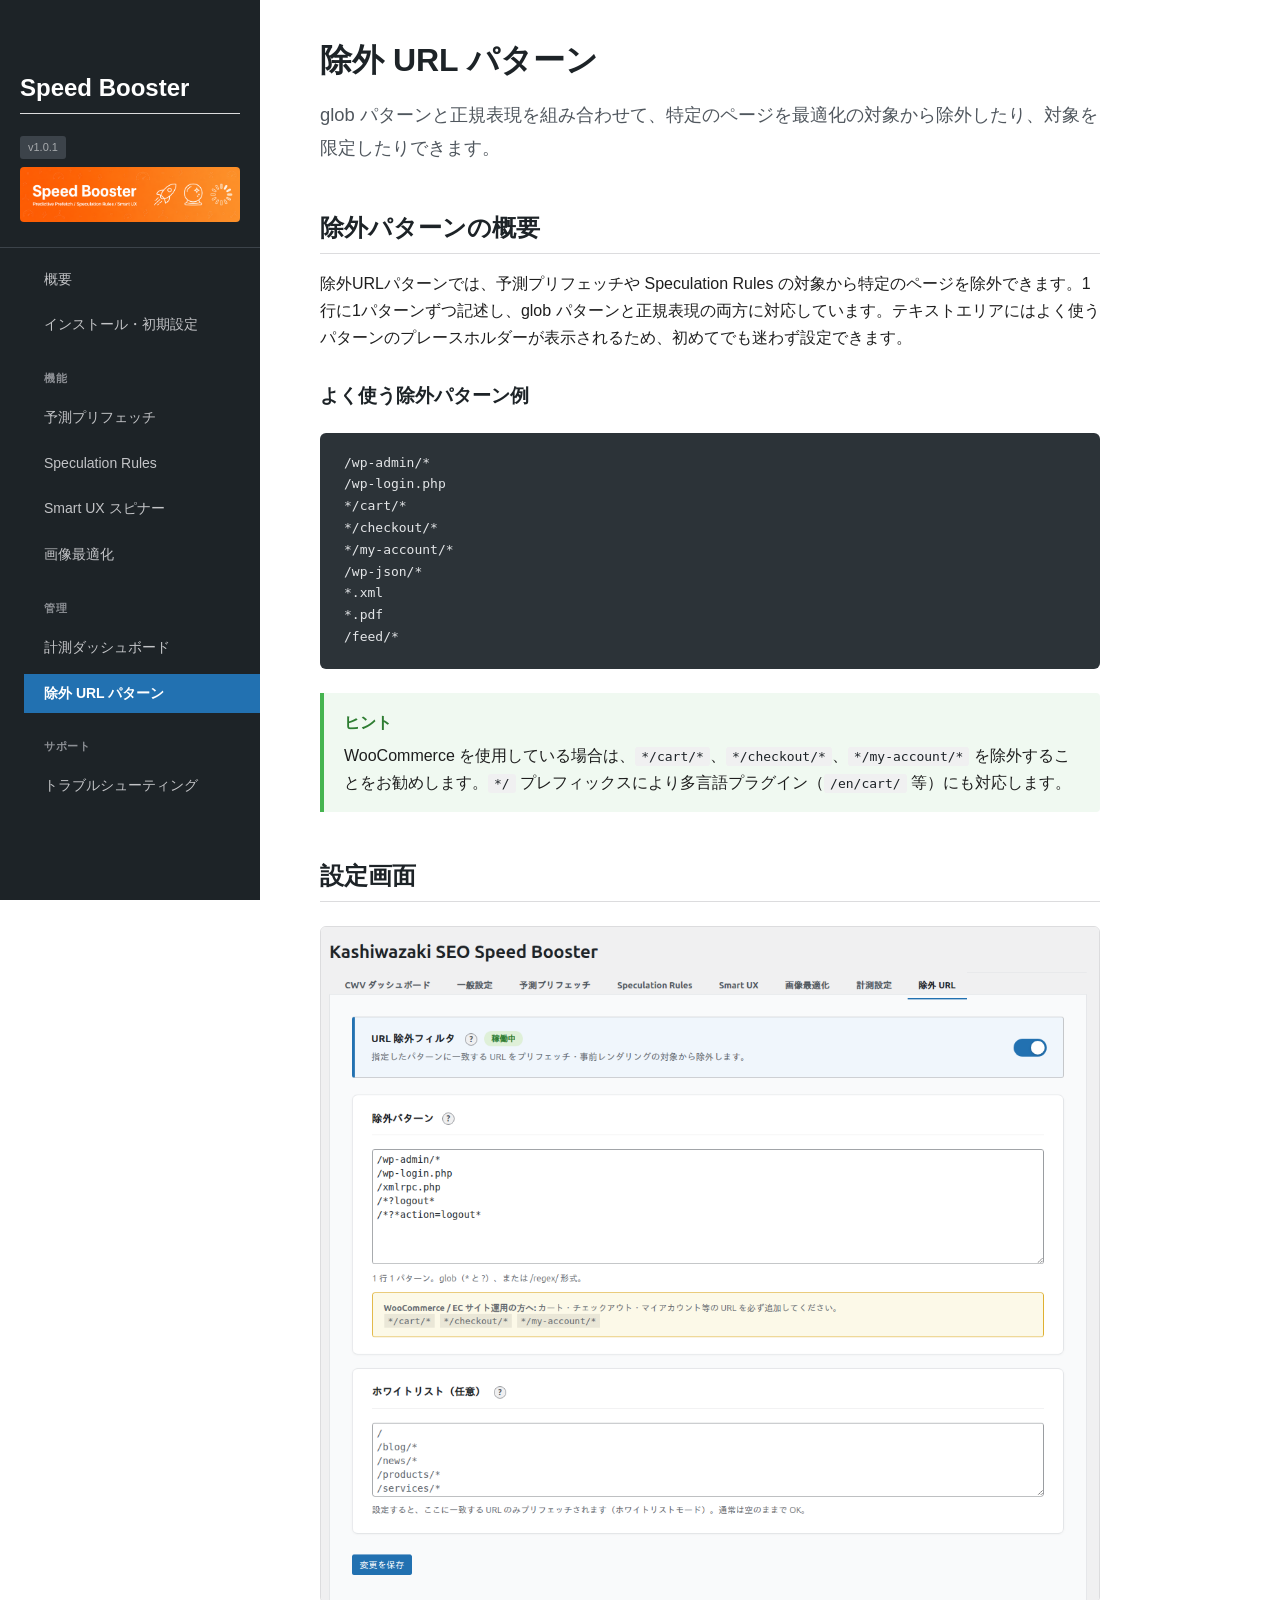
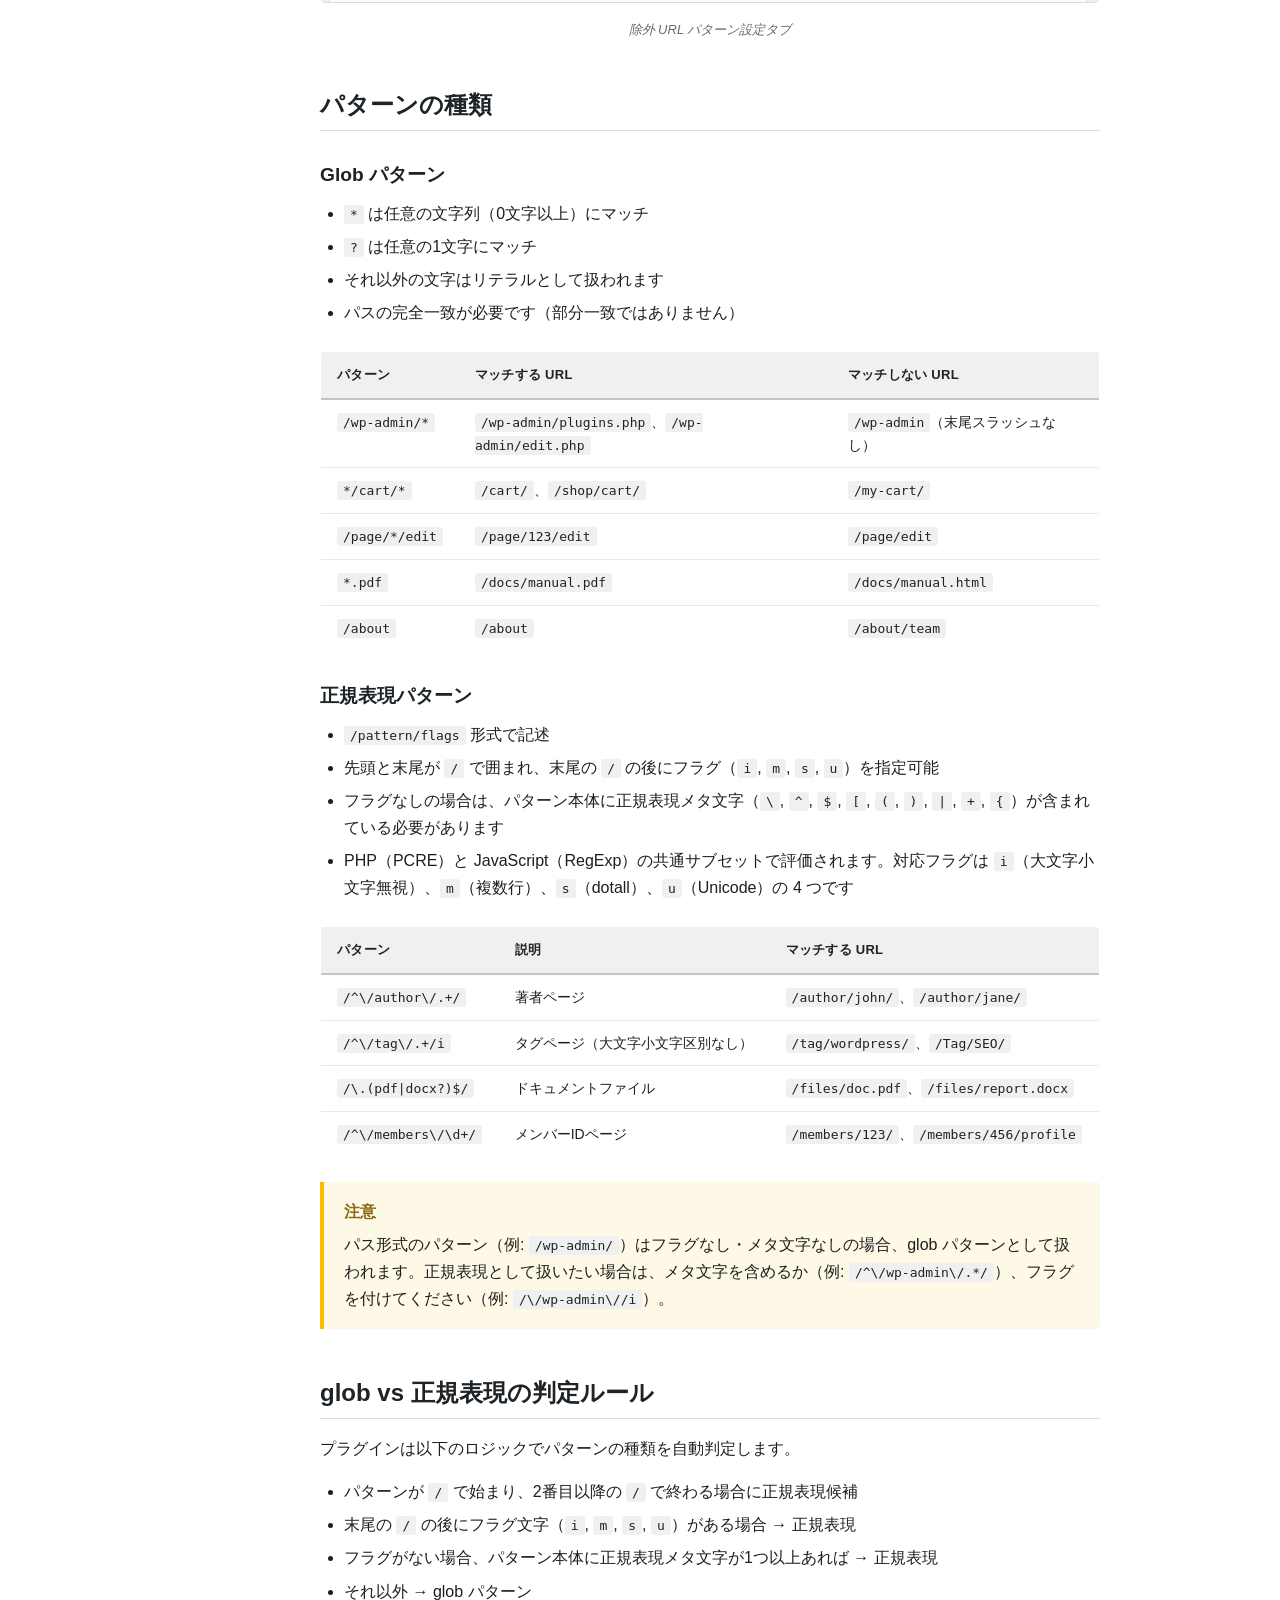
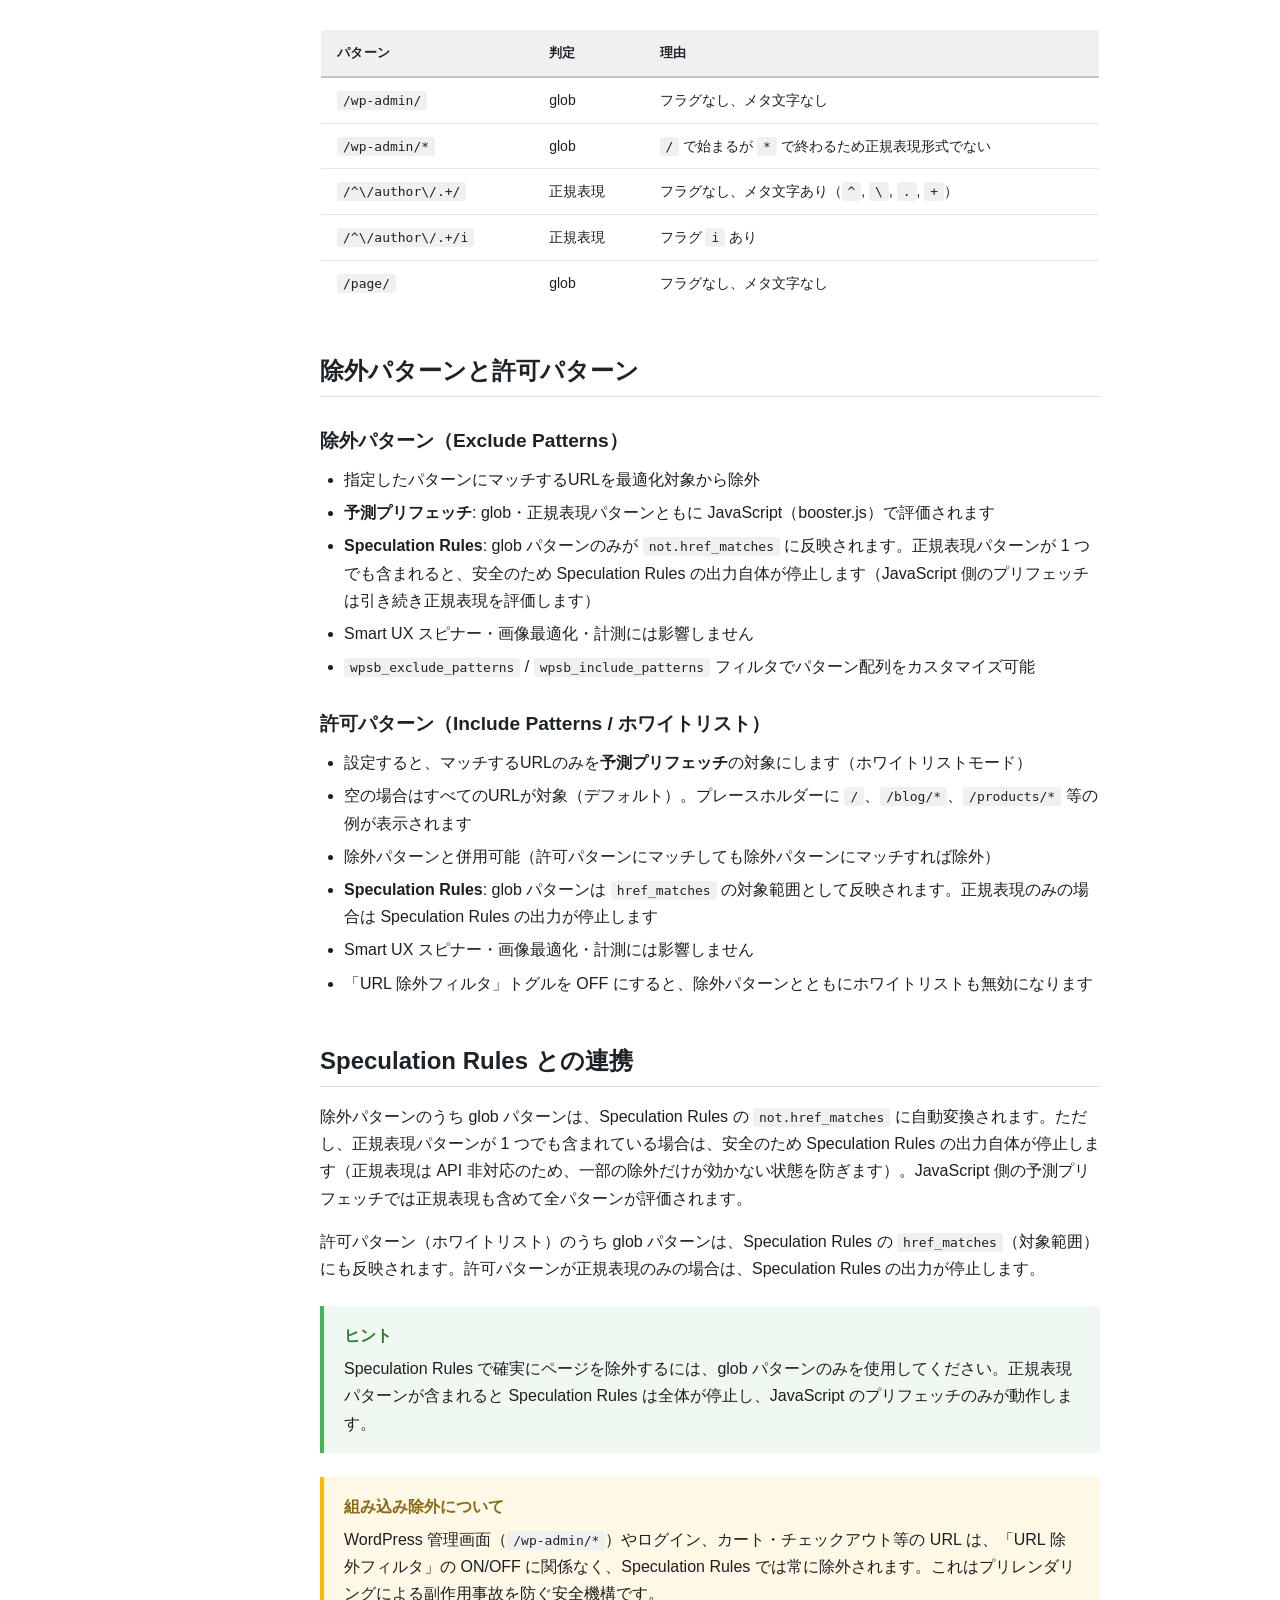
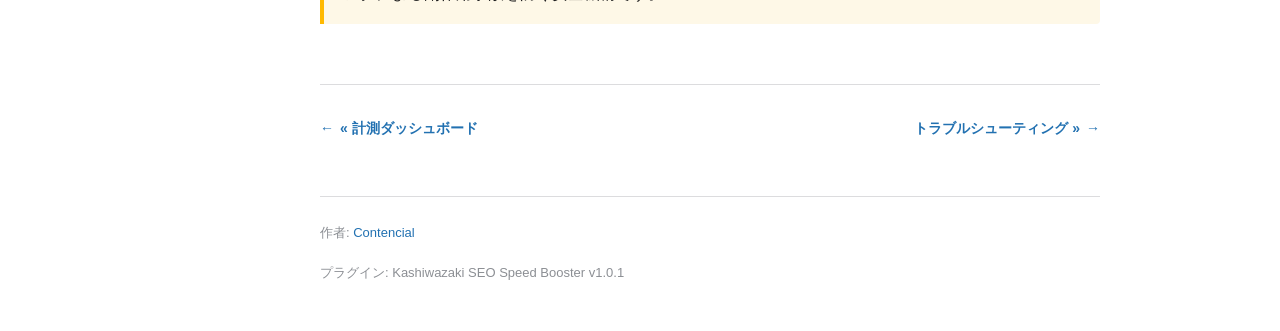
<file: docs/exclusions.html>
<!DOCTYPE html>
<html lang="ja">
<head>
    <meta charset="UTF-8">
    <meta name="viewport" content="width=device-width, initial-scale=1.0">
    <title>除外 URL パターン - Kashiwazaki SEO Speed Booster マニュアル</title>
    <link rel="stylesheet" href="css/style.css">
</head>
<body>

<!-- Hamburger -->
<button class="hamburger-btn" aria-label="メニューを開く" aria-expanded="false">&#9776;</button>

<!-- Sidebar -->
<nav class="sidebar">
    <div class="sidebar-header">
        <h2 style="color:#fff;">Speed Booster</h2>
        <span class="version">v1.0.1</span>
        <img src="images/main-visual.png" alt="" style="width:100%;border-radius:4px;margin-top:8px;">
    </div>
    <ul>
        <li><a href="index.html">概要</a></li>
        <li><a href="setup.html">インストール・初期設定</a></li>
        <li class="section-label">機能</li>
        <li><a href="prefetch.html">予測プリフェッチ</a></li>
        <li><a href="speculation.html">Speculation Rules</a></li>
        <li><a href="smart-ux.html">Smart UX スピナー</a></li>
        <li><a href="image-optimization.html">画像最適化</a></li>
        <li class="section-label">管理</li>
        <li><a href="dashboard.html">計測ダッシュボード</a></li>
        <li class="active"><a href="exclusions.html">除外 URL パターン</a></li>
        <li class="section-label">サポート</li>
        <li><a href="troubleshooting.html">トラブルシューティング</a></li>
    </ul>
</nav>

<!-- Main Content -->
<main class="content">

    <h1>除外 URL パターン</h1>

    <p class="lead">glob パターンと正規表現を組み合わせて、特定のページを最適化の対象から除外したり、対象を限定したりできます。</p>

    <!-- 除外パターンの概要 -->
    <h2>除外パターンの概要</h2>

    <p>除外URLパターンでは、予測プリフェッチや Speculation Rules の対象から特定のページを除外できます。1行に1パターンずつ記述し、glob パターンと正規表現の両方に対応しています。テキストエリアにはよく使うパターンのプレースホルダーが表示されるため、初めてでも迷わず設定できます。</p>

    <!-- よく使う除外パターン例 -->
    <h3>よく使う除外パターン例</h3>

    <pre><code>/wp-admin/*
/wp-login.php
*/cart/*
*/checkout/*
*/my-account/*
/wp-json/*
*.xml
*.pdf
/feed/*</code></pre>

    <div class="callout callout-tip">
        <p class="callout-title">ヒント</p>
        <p>WooCommerce を使用している場合は、<code>*/cart/*</code>、<code>*/checkout/*</code>、<code>*/my-account/*</code> を除外することをお勧めします。<code>*/</code> プレフィックスにより多言語プラグイン（<code>/en/cart/</code> 等）にも対応します。</p>
    </div>

    <!-- 設定画面 -->
    <h2>設定画面</h2>

    <figure class="screenshot">
        <img src="images/screenshots/07-exclusions-tab.png" alt="除外 URL パターン設定タブ" class="lightbox-trigger">
        <figcaption>除外 URL パターン設定タブ</figcaption>
    </figure>

    <!-- パターンの種類 -->
    <h2>パターンの種類</h2>

    <h3>Glob パターン</h3>

    <ul>
        <li><code>*</code> は任意の文字列（0文字以上）にマッチ</li>
        <li><code>?</code> は任意の1文字にマッチ</li>
        <li>それ以外の文字はリテラルとして扱われます</li>
        <li>パスの完全一致が必要です（部分一致ではありません）</li>
    </ul>

    <table >
        <thead>
            <tr>
                <th>パターン</th>
                <th>マッチする URL</th>
                <th>マッチしない URL</th>
            </tr>
        </thead>
        <tbody>
            <tr>
                <td><code>/wp-admin/*</code></td>
                <td><code>/wp-admin/plugins.php</code>、<code>/wp-admin/edit.php</code></td>
                <td><code>/wp-admin</code>（末尾スラッシュなし）</td>
            </tr>
            <tr>
                <td><code>*/cart/*</code></td>
                <td><code>/cart/</code>、<code>/shop/cart/</code></td>
                <td><code>/my-cart/</code></td>
            </tr>
            <tr>
                <td><code>/page/*/edit</code></td>
                <td><code>/page/123/edit</code></td>
                <td><code>/page/edit</code></td>
            </tr>
            <tr>
                <td><code>*.pdf</code></td>
                <td><code>/docs/manual.pdf</code></td>
                <td><code>/docs/manual.html</code></td>
            </tr>
            <tr>
                <td><code>/about</code></td>
                <td><code>/about</code></td>
                <td><code>/about/team</code></td>
            </tr>
        </tbody>
    </table>

    <h3>正規表現パターン</h3>

    <ul>
        <li><code>/pattern/flags</code> 形式で記述</li>
        <li>先頭と末尾が <code>/</code> で囲まれ、末尾の <code>/</code> の後にフラグ（<code>i</code>, <code>m</code>, <code>s</code>, <code>u</code>）を指定可能</li>
        <li>フラグなしの場合は、パターン本体に正規表現メタ文字（<code>\</code>, <code>^</code>, <code>$</code>, <code>[</code>, <code>(</code>, <code>)</code>, <code>|</code>, <code>+</code>, <code>{</code>）が含まれている必要があります</li>
        <li>PHP（PCRE）と JavaScript（RegExp）の共通サブセットで評価されます。対応フラグは <code>i</code>（大文字小文字無視）、<code>m</code>（複数行）、<code>s</code>（dotall）、<code>u</code>（Unicode）の 4 つです</li>
    </ul>

    <table >
        <thead>
            <tr>
                <th>パターン</th>
                <th>説明</th>
                <th>マッチする URL</th>
            </tr>
        </thead>
        <tbody>
            <tr>
                <td><code>/^\/author\/.+/</code></td>
                <td>著者ページ</td>
                <td><code>/author/john/</code>、<code>/author/jane/</code></td>
            </tr>
            <tr>
                <td><code>/^\/tag\/.+/i</code></td>
                <td>タグページ（大文字小文字区別なし）</td>
                <td><code>/tag/wordpress/</code>、<code>/Tag/SEO/</code></td>
            </tr>
            <tr>
                <td><code>/\.(pdf|docx?)$/</code></td>
                <td>ドキュメントファイル</td>
                <td><code>/files/doc.pdf</code>、<code>/files/report.docx</code></td>
            </tr>
            <tr>
                <td><code>/^\/members\/\d+/</code></td>
                <td>メンバーIDページ</td>
                <td><code>/members/123/</code>、<code>/members/456/profile</code></td>
            </tr>
        </tbody>
    </table>

    <div class="callout callout-warning">
        <p class="callout-title">注意</p>
        <p>パス形式のパターン（例: <code>/wp-admin/</code>）はフラグなし・メタ文字なしの場合、glob パターンとして扱われます。正規表現として扱いたい場合は、メタ文字を含めるか（例: <code>/^\/wp-admin\/.*/</code>）、フラグを付けてください（例: <code>/\/wp-admin\//i</code>）。</p>
    </div>

    <!-- glob vs 正規表現の判定ルール -->
    <h2>glob vs 正規表現の判定ルール</h2>

    <p>プラグインは以下のロジックでパターンの種類を自動判定します。</p>

    <ul>
        <li>パターンが <code>/</code> で始まり、2番目以降の <code>/</code> で終わる場合に正規表現候補</li>
        <li>末尾の <code>/</code> の後にフラグ文字（<code>i</code>, <code>m</code>, <code>s</code>, <code>u</code>）がある場合 → 正規表現</li>
        <li>フラグがない場合、パターン本体に正規表現メタ文字が1つ以上あれば → 正規表現</li>
        <li>それ以外 → glob パターン</li>
    </ul>

    <table >
        <thead>
            <tr>
                <th>パターン</th>
                <th>判定</th>
                <th>理由</th>
            </tr>
        </thead>
        <tbody>
            <tr>
                <td><code>/wp-admin/</code></td>
                <td>glob</td>
                <td>フラグなし、メタ文字なし</td>
            </tr>
            <tr>
                <td><code>/wp-admin/*</code></td>
                <td>glob</td>
                <td><code>/</code> で始まるが <code>*</code> で終わるため正規表現形式でない</td>
            </tr>
            <tr>
                <td><code>/^\/author\/.+/</code></td>
                <td>正規表現</td>
                <td>フラグなし、メタ文字あり（<code>^</code>, <code>\</code>, <code>.</code>, <code>+</code>）</td>
            </tr>
            <tr>
                <td><code>/^\/author\/.+/i</code></td>
                <td>正規表現</td>
                <td>フラグ <code>i</code> あり</td>
            </tr>
            <tr>
                <td><code>/page/</code></td>
                <td>glob</td>
                <td>フラグなし、メタ文字なし</td>
            </tr>
        </tbody>
    </table>

    <!-- 除外パターンと許可パターン -->
    <h2>除外パターンと許可パターン</h2>

    <h3>除外パターン（Exclude Patterns）</h3>

    <ul>
        <li>指定したパターンにマッチするURLを最適化対象から除外</li>
        <li><strong>予測プリフェッチ</strong>: glob・正規表現パターンともに JavaScript（booster.js）で評価されます</li>
        <li><strong>Speculation Rules</strong>: glob パターンのみが <code>not.href_matches</code> に反映されます。正規表現パターンが 1 つでも含まれると、安全のため Speculation Rules の出力自体が停止します（JavaScript 側のプリフェッチは引き続き正規表現を評価します）</li>
        <li>Smart UX スピナー・画像最適化・計測には影響しません</li>
        <li><code>wpsb_exclude_patterns</code> / <code>wpsb_include_patterns</code> フィルタでパターン配列をカスタマイズ可能</li>
    </ul>

    <h3>許可パターン（Include Patterns / ホワイトリスト）</h3>

    <ul>
        <li>設定すると、マッチするURLのみを<strong>予測プリフェッチ</strong>の対象にします（ホワイトリストモード）</li>
        <li>空の場合はすべてのURLが対象（デフォルト）。プレースホルダーに <code>/</code>、<code>/blog/*</code>、<code>/products/*</code> 等の例が表示されます</li>
        <li>除外パターンと併用可能（許可パターンにマッチしても除外パターンにマッチすれば除外）</li>
        <li><strong>Speculation Rules</strong>: glob パターンは <code>href_matches</code> の対象範囲として反映されます。正規表現のみの場合は Speculation Rules の出力が停止します</li>
        <li>Smart UX スピナー・画像最適化・計測には影響しません</li>
        <li>「URL 除外フィルタ」トグルを OFF にすると、除外パターンとともにホワイトリストも無効になります</li>
    </ul>

    <!-- Speculation Rules との連携 -->
    <h2>Speculation Rules との連携</h2>

    <p>除外パターンのうち glob パターンは、Speculation Rules の <code>not.href_matches</code> に自動変換されます。ただし、正規表現パターンが 1 つでも含まれている場合は、安全のため Speculation Rules の出力自体が停止します（正規表現は API 非対応のため、一部の除外だけが効かない状態を防ぎます）。JavaScript 側の予測プリフェッチでは正規表現も含めて全パターンが評価されます。</p>

    <p>許可パターン（ホワイトリスト）のうち glob パターンは、Speculation Rules の <code>href_matches</code>（対象範囲）にも反映されます。許可パターンが正規表現のみの場合は、Speculation Rules の出力が停止します。</p>

    <div class="callout callout-tip">
        <p class="callout-title">ヒント</p>
        <p>Speculation Rules で確実にページを除外するには、glob パターンのみを使用してください。正規表現パターンが含まれると Speculation Rules は全体が停止し、JavaScript のプリフェッチのみが動作します。</p>
    </div>

    <div class="callout callout-warning">
        <p class="callout-title">組み込み除外について</p>
        <p>WordPress 管理画面（<code>/wp-admin/*</code>）やログイン、カート・チェックアウト等の URL は、「URL 除外フィルタ」の ON/OFF に関係なく、Speculation Rules では常に除外されます。これはプリレンダリングによる副作用事故を防ぐ安全機構です。</p>
    </div>

    <!-- Page Navigation -->
    <nav class="page-nav">
        <a href="dashboard.html" class="prev">&laquo; 計測ダッシュボード</a>
        <a href="troubleshooting.html" class="next">トラブルシューティング &raquo;</a>
    </nav>

    <!-- Footer -->
    <footer class="manual-footer">
        <p>作者: <a href="https://contencial.co.jp/" target="_blank" rel="noopener">Contencial</a></p>
        <p>プラグイン: Kashiwazaki SEO Speed Booster v1.0.1</p>
    </footer>

</main>
</file>
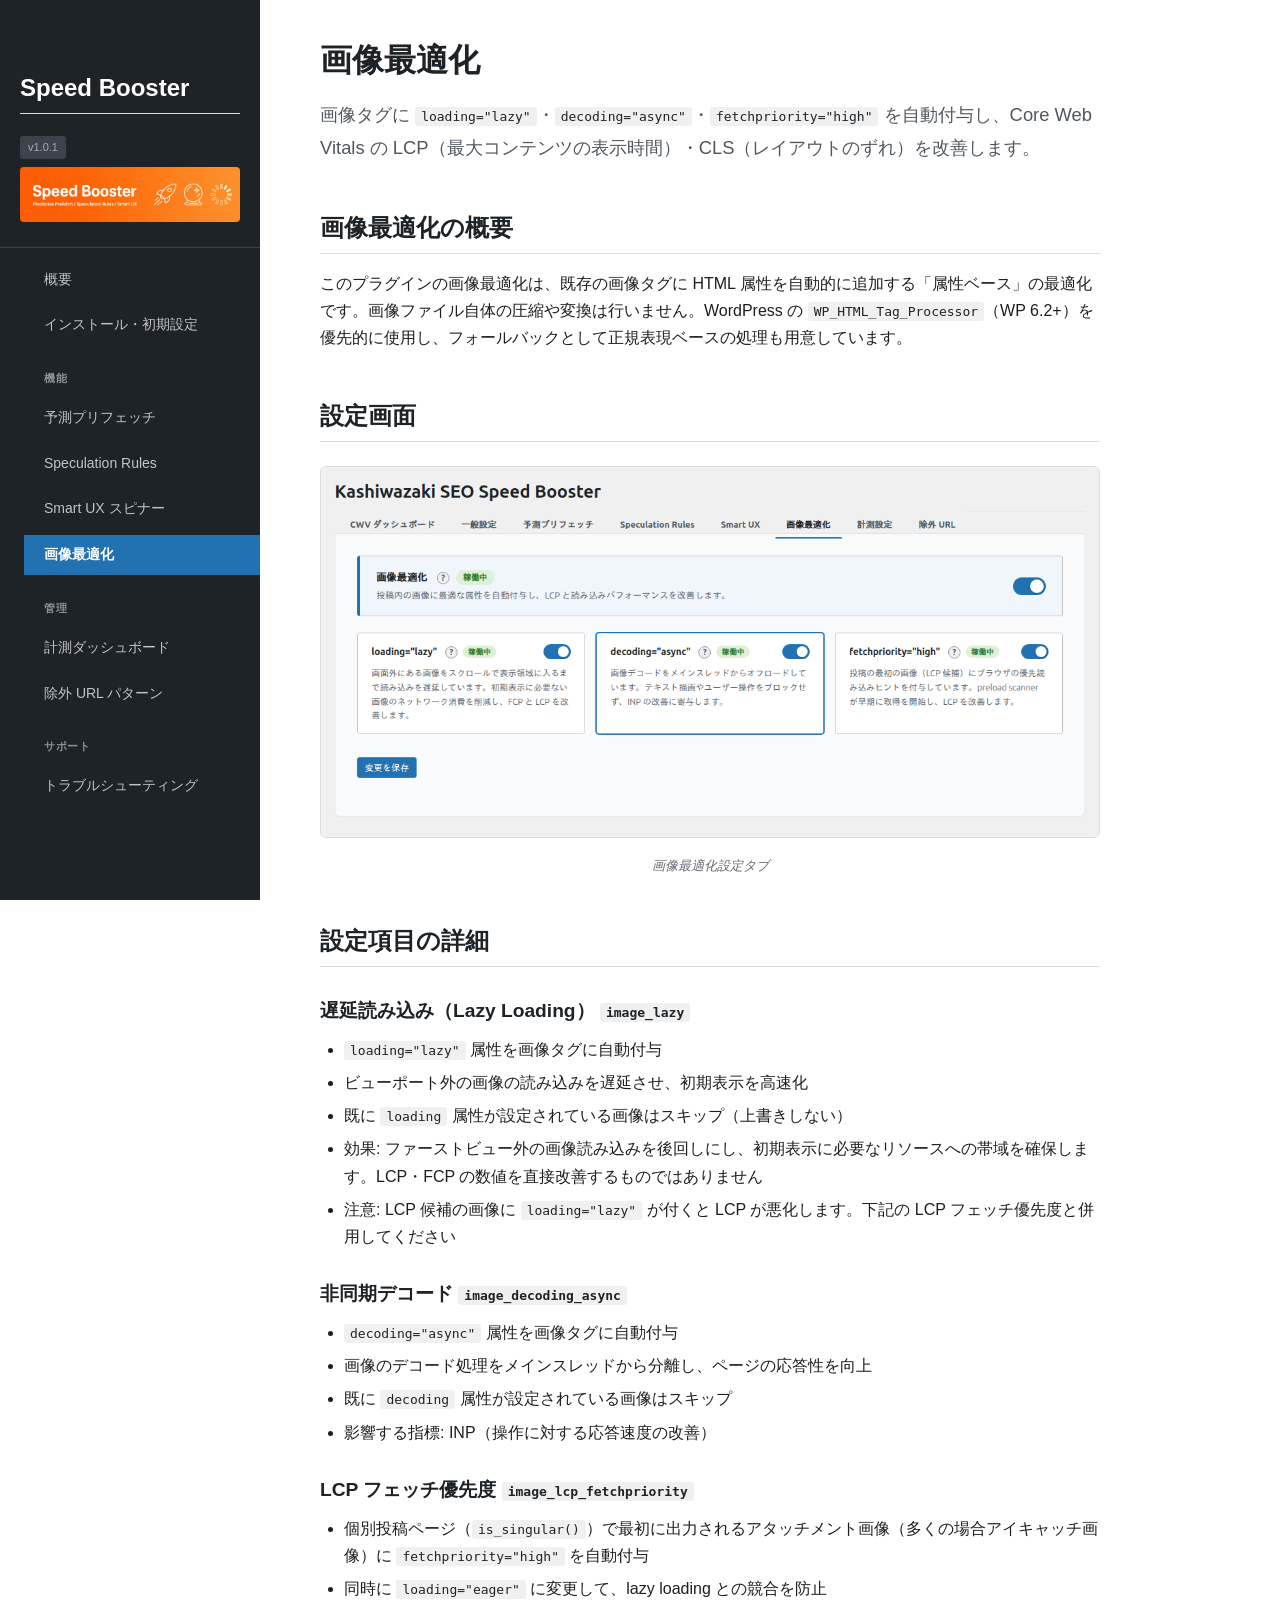
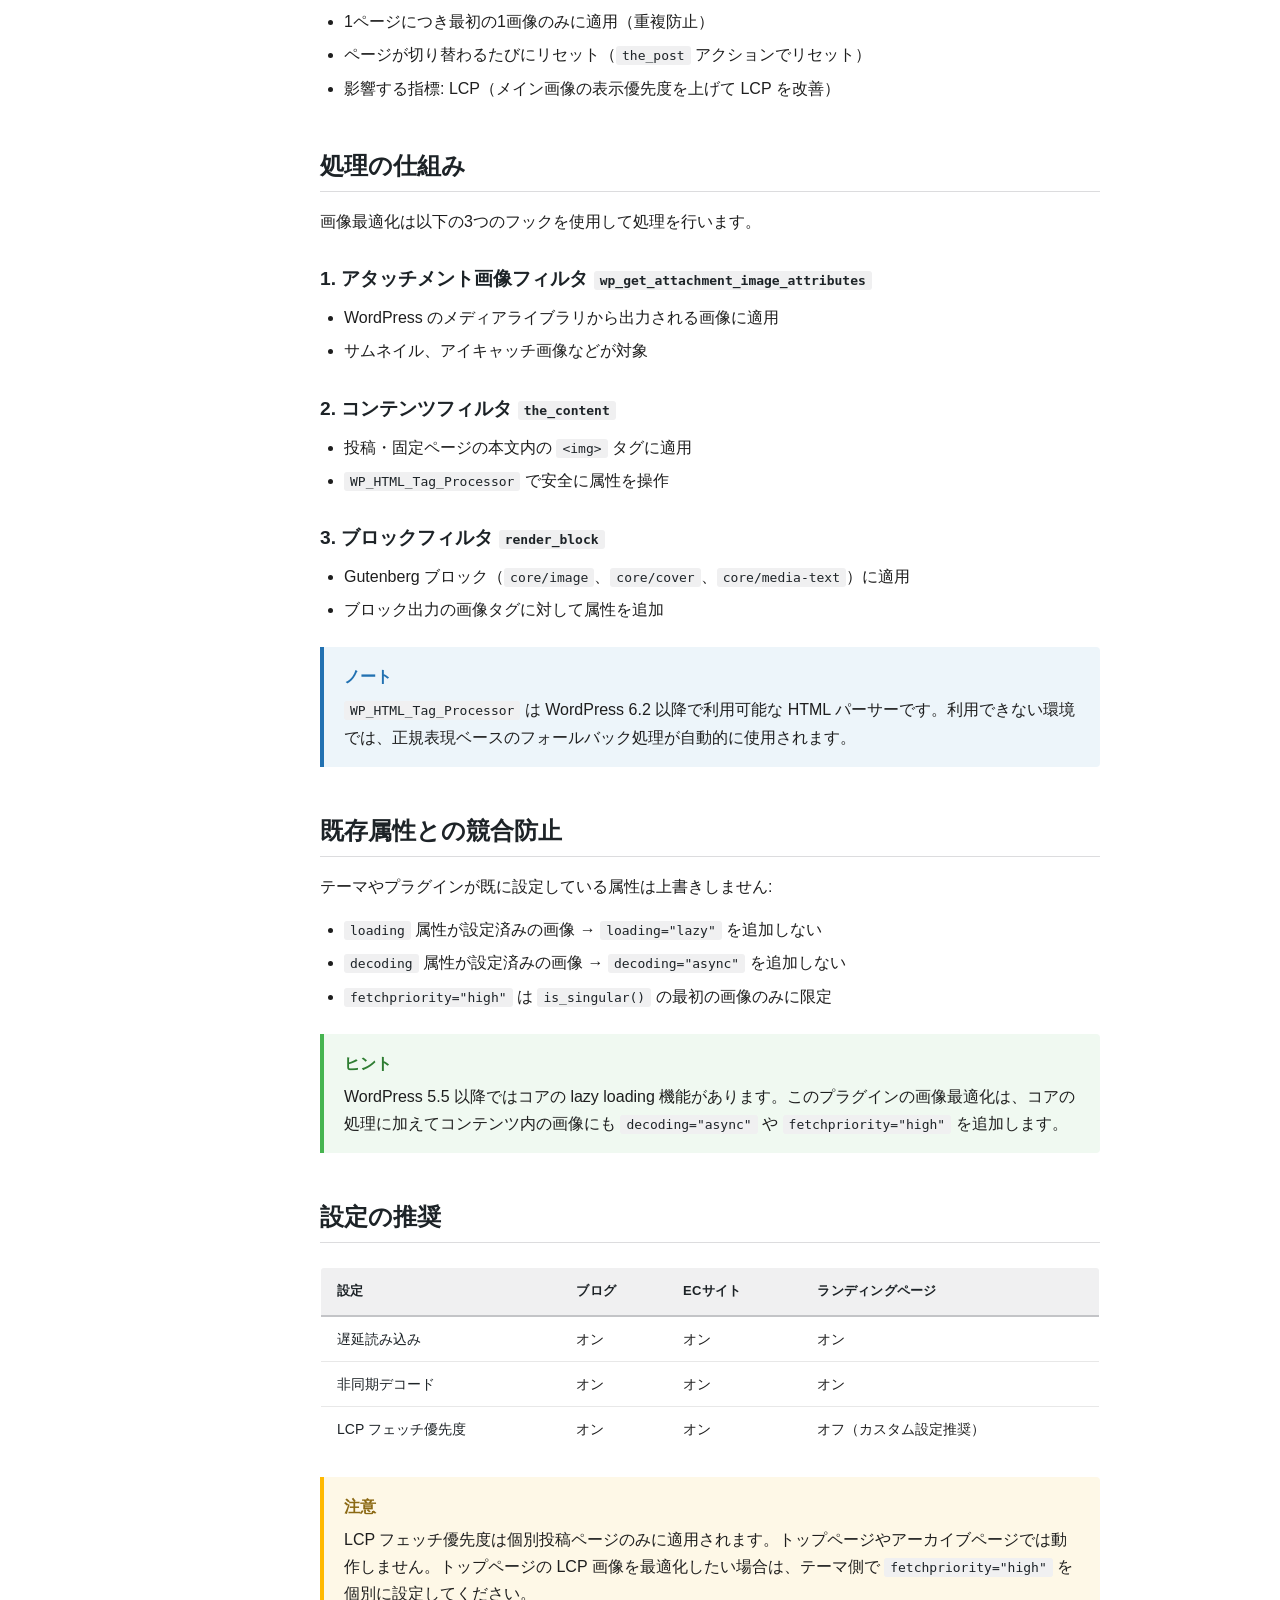
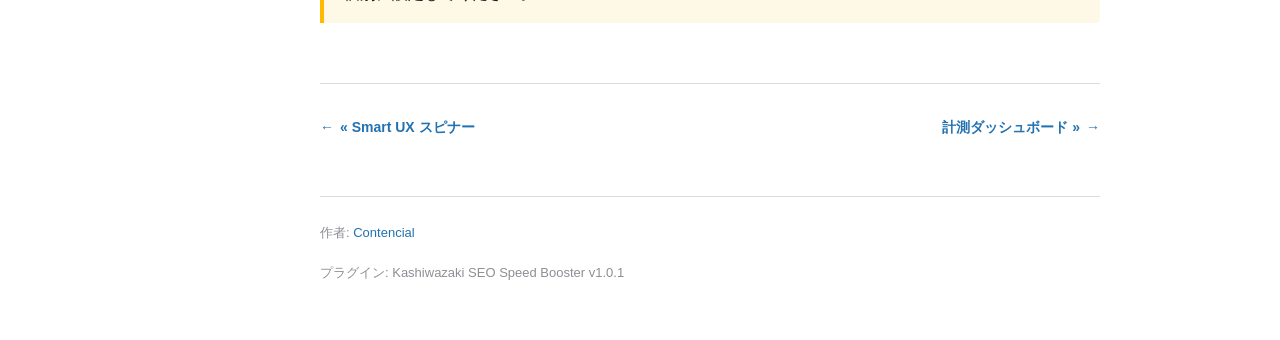
<file: docs/image-optimization.html>
<!DOCTYPE html>
<html lang="ja">
<head>
    <meta charset="UTF-8">
    <meta name="viewport" content="width=device-width, initial-scale=1.0">
    <title>画像最適化 - Kashiwazaki SEO Speed Booster マニュアル</title>
    <link rel="stylesheet" href="css/style.css">
</head>
<body>

<!-- Hamburger -->
<button class="hamburger-btn" aria-label="メニューを開く" aria-expanded="false">&#9776;</button>

<!-- Sidebar -->
<nav class="sidebar">
    <div class="sidebar-header">
        <h2 style="color:#fff;">Speed Booster</h2>
        <span class="version">v1.0.1</span>
        <img src="images/main-visual.png" alt="" style="width:100%;border-radius:4px;margin-top:8px;">
    </div>
    <ul>
        <li><a href="index.html">概要</a></li>
        <li><a href="setup.html">インストール・初期設定</a></li>
        <li class="section-label">機能</li>
        <li><a href="prefetch.html">予測プリフェッチ</a></li>
        <li><a href="speculation.html">Speculation Rules</a></li>
        <li><a href="smart-ux.html">Smart UX スピナー</a></li>
        <li class="active"><a href="image-optimization.html">画像最適化</a></li>
        <li class="section-label">管理</li>
        <li><a href="dashboard.html">計測ダッシュボード</a></li>
        <li><a href="exclusions.html">除外 URL パターン</a></li>
        <li class="section-label">サポート</li>
        <li><a href="troubleshooting.html">トラブルシューティング</a></li>
    </ul>
</nav>

<!-- Main Content -->
<main class="content">

    <h1>画像最適化</h1>

    <p class="lead">画像タグに <code>loading="lazy"</code>・<code>decoding="async"</code>・<code>fetchpriority="high"</code> を自動付与し、Core Web Vitals の LCP（最大コンテンツの表示時間）・CLS（レイアウトのずれ）を改善します。</p>

    <!-- 画像最適化の概要 -->
    <h2>画像最適化の概要</h2>

    <p>このプラグインの画像最適化は、既存の画像タグに HTML 属性を自動的に追加する「属性ベース」の最適化です。画像ファイル自体の圧縮や変換は行いません。WordPress の <code>WP_HTML_Tag_Processor</code>（WP 6.2+）を優先的に使用し、フォールバックとして正規表現ベースの処理も用意しています。</p>

    <!-- 設定画面 -->
    <h2>設定画面</h2>

    <figure class="screenshot">
        <img src="images/screenshots/05-images-tab.png" alt="画像最適化設定タブ" class="lightbox-trigger">
        <figcaption>画像最適化設定タブ</figcaption>
    </figure>

    <!-- 設定項目の詳細 -->
    <h2>設定項目の詳細</h2>

    <h3>遅延読み込み（Lazy Loading） <code>image_lazy</code></h3>

    <ul>
        <li><code>loading="lazy"</code> 属性を画像タグに自動付与</li>
        <li>ビューポート外の画像の読み込みを遅延させ、初期表示を高速化</li>
        <li>既に <code>loading</code> 属性が設定されている画像はスキップ（上書きしない）</li>
        <li>効果: ファーストビュー外の画像読み込みを後回しにし、初期表示に必要なリソースへの帯域を確保します。LCP・FCP の数値を直接改善するものではありません</li>
        <li>注意: LCP 候補の画像に <code>loading="lazy"</code> が付くと LCP が悪化します。下記の LCP フェッチ優先度と併用してください</li>
    </ul>

    <h3>非同期デコード <code>image_decoding_async</code></h3>

    <ul>
        <li><code>decoding="async"</code> 属性を画像タグに自動付与</li>
        <li>画像のデコード処理をメインスレッドから分離し、ページの応答性を向上</li>
        <li>既に <code>decoding</code> 属性が設定されている画像はスキップ</li>
        <li>影響する指標: INP（操作に対する応答速度の改善）</li>
    </ul>

    <h3>LCP フェッチ優先度 <code>image_lcp_fetchpriority</code></h3>

    <ul>
        <li>個別投稿ページ（<code>is_singular()</code>）で最初に出力されるアタッチメント画像（多くの場合アイキャッチ画像）に <code>fetchpriority="high"</code> を自動付与</li>
        <li>同時に <code>loading="eager"</code> に変更して、lazy loading との競合を防止</li>
        <li>1ページにつき最初の1画像のみに適用（重複防止）</li>
        <li>ページが切り替わるたびにリセット（<code>the_post</code> アクションでリセット）</li>
        <li>影響する指標: LCP（メイン画像の表示優先度を上げて LCP を改善）</li>
    </ul>

    <!-- 処理の仕組み -->
    <h2>処理の仕組み</h2>

    <p>画像最適化は以下の3つのフックを使用して処理を行います。</p>

    <h3>1. アタッチメント画像フィルタ <code>wp_get_attachment_image_attributes</code></h3>

    <ul>
        <li>WordPress のメディアライブラリから出力される画像に適用</li>
        <li>サムネイル、アイキャッチ画像などが対象</li>
    </ul>

    <h3>2. コンテンツフィルタ <code>the_content</code></h3>

    <ul>
        <li>投稿・固定ページの本文内の <code>&lt;img&gt;</code> タグに適用</li>
        <li><code>WP_HTML_Tag_Processor</code> で安全に属性を操作</li>
    </ul>

    <h3>3. ブロックフィルタ <code>render_block</code></h3>

    <ul>
        <li>Gutenberg ブロック（<code>core/image</code>、<code>core/cover</code>、<code>core/media-text</code>）に適用</li>
        <li>ブロック出力の画像タグに対して属性を追加</li>
    </ul>

    <div class="callout callout-note">
        <p class="callout-title">ノート</p>
        <p><code>WP_HTML_Tag_Processor</code> は WordPress 6.2 以降で利用可能な HTML パーサーです。利用できない環境では、正規表現ベースのフォールバック処理が自動的に使用されます。</p>
    </div>

    <!-- 既存属性との競合防止 -->
    <h2>既存属性との競合防止</h2>

    <p>テーマやプラグインが既に設定している属性は上書きしません:</p>

    <ul>
        <li><code>loading</code> 属性が設定済みの画像 → <code>loading="lazy"</code> を追加しない</li>
        <li><code>decoding</code> 属性が設定済みの画像 → <code>decoding="async"</code> を追加しない</li>
        <li><code>fetchpriority="high"</code> は <code>is_singular()</code> の最初の画像のみに限定</li>
    </ul>

    <div class="callout callout-tip">
        <p class="callout-title">ヒント</p>
        <p>WordPress 5.5 以降ではコアの lazy loading 機能があります。このプラグインの画像最適化は、コアの処理に加えてコンテンツ内の画像にも <code>decoding="async"</code> や <code>fetchpriority="high"</code> を追加します。</p>
    </div>

    <!-- 設定の推奨 -->
    <h2>設定の推奨</h2>

    <table >
        <thead>
            <tr>
                <th>設定</th>
                <th>ブログ</th>
                <th>ECサイト</th>
                <th>ランディングページ</th>
            </tr>
        </thead>
        <tbody>
            <tr>
                <td>遅延読み込み</td>
                <td>オン</td>
                <td>オン</td>
                <td>オン</td>
            </tr>
            <tr>
                <td>非同期デコード</td>
                <td>オン</td>
                <td>オン</td>
                <td>オン</td>
            </tr>
            <tr>
                <td>LCP フェッチ優先度</td>
                <td>オン</td>
                <td>オン</td>
                <td>オフ（カスタム設定推奨）</td>
            </tr>
        </tbody>
    </table>

    <div class="callout callout-warning">
        <p class="callout-title">注意</p>
        <p>LCP フェッチ優先度は個別投稿ページのみに適用されます。トップページやアーカイブページでは動作しません。トップページの LCP 画像を最適化したい場合は、テーマ側で <code>fetchpriority="high"</code> を個別に設定してください。</p>
    </div>

    <!-- Page Navigation -->
    <nav class="page-nav">
        <a href="smart-ux.html" class="prev">&laquo; Smart UX スピナー</a>
        <a href="dashboard.html" class="next">計測ダッシュボード &raquo;</a>
    </nav>

    <!-- Footer -->
    <footer class="manual-footer">
        <p>作者: <a href="https://contencial.co.jp/" target="_blank" rel="noopener">Contencial</a></p>
        <p>プラグイン: Kashiwazaki SEO Speed Booster v1.0.1</p>
    </footer>

</main>
</file>
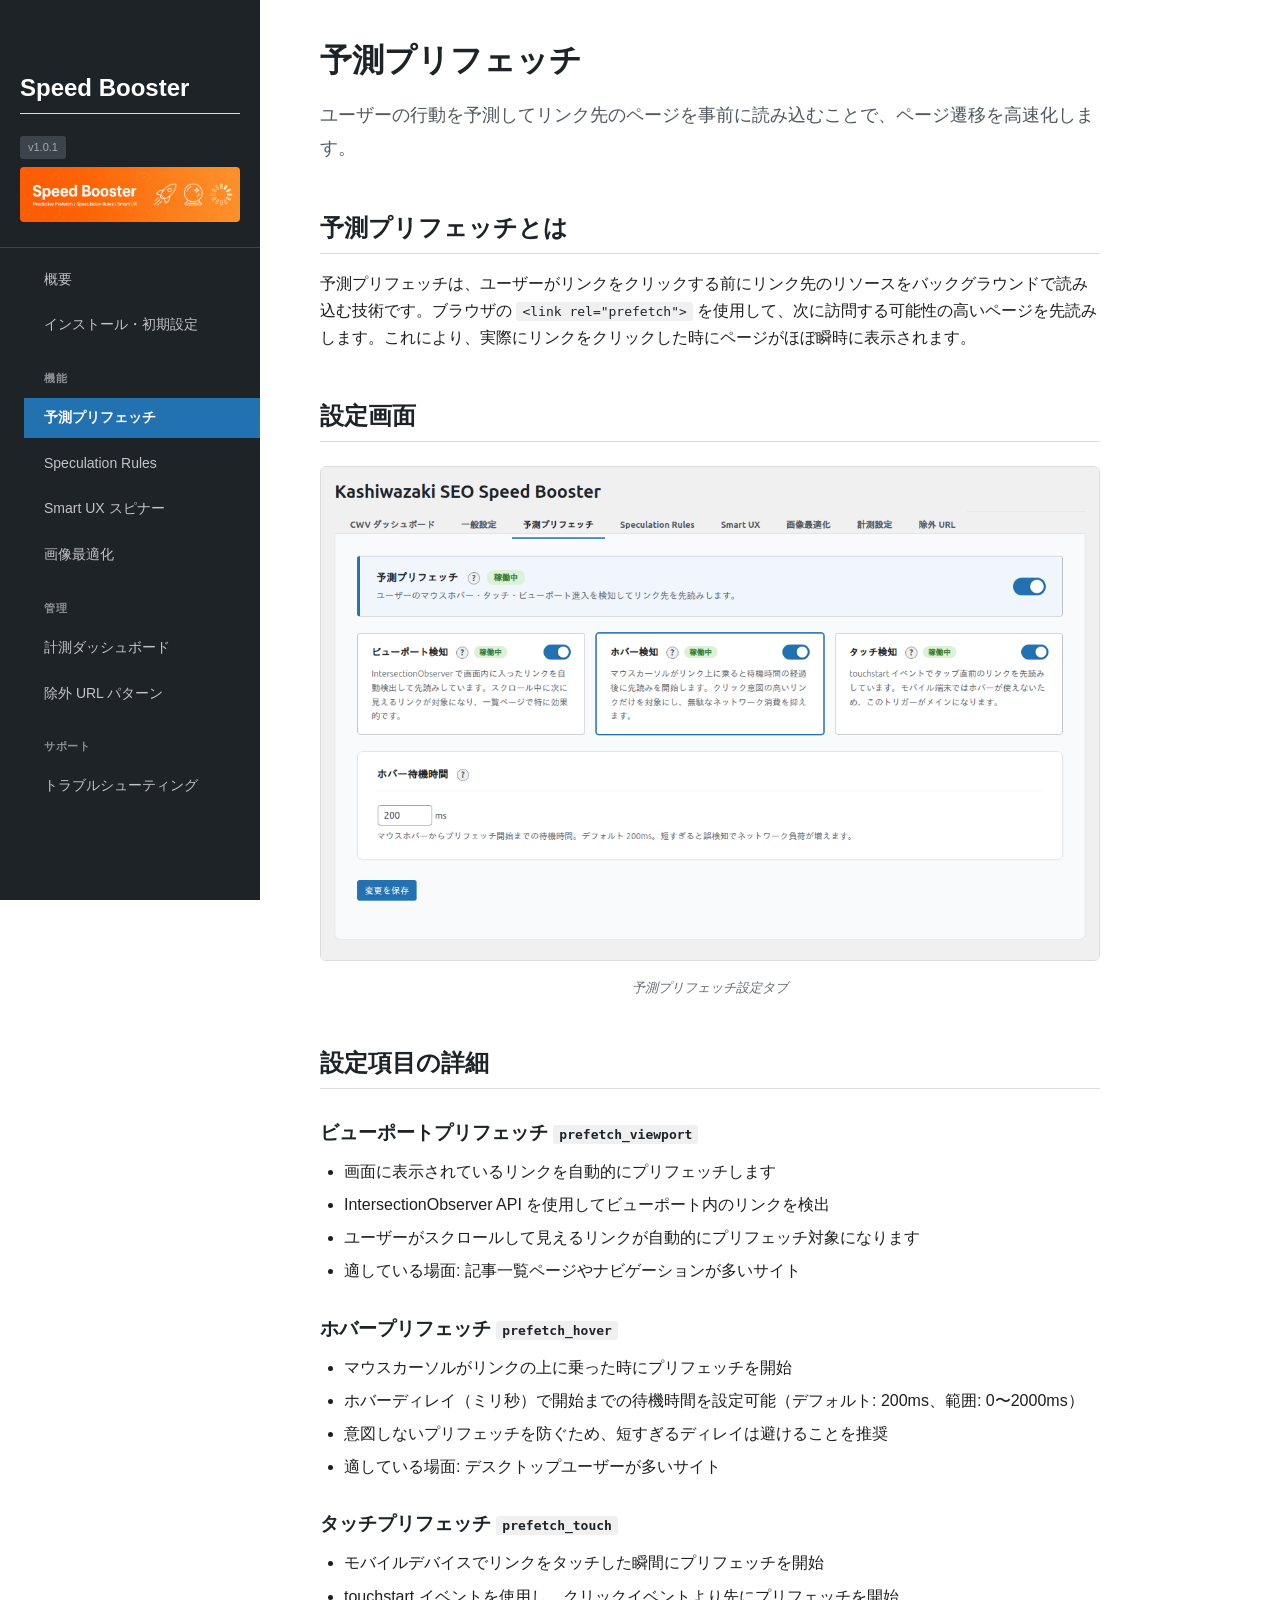
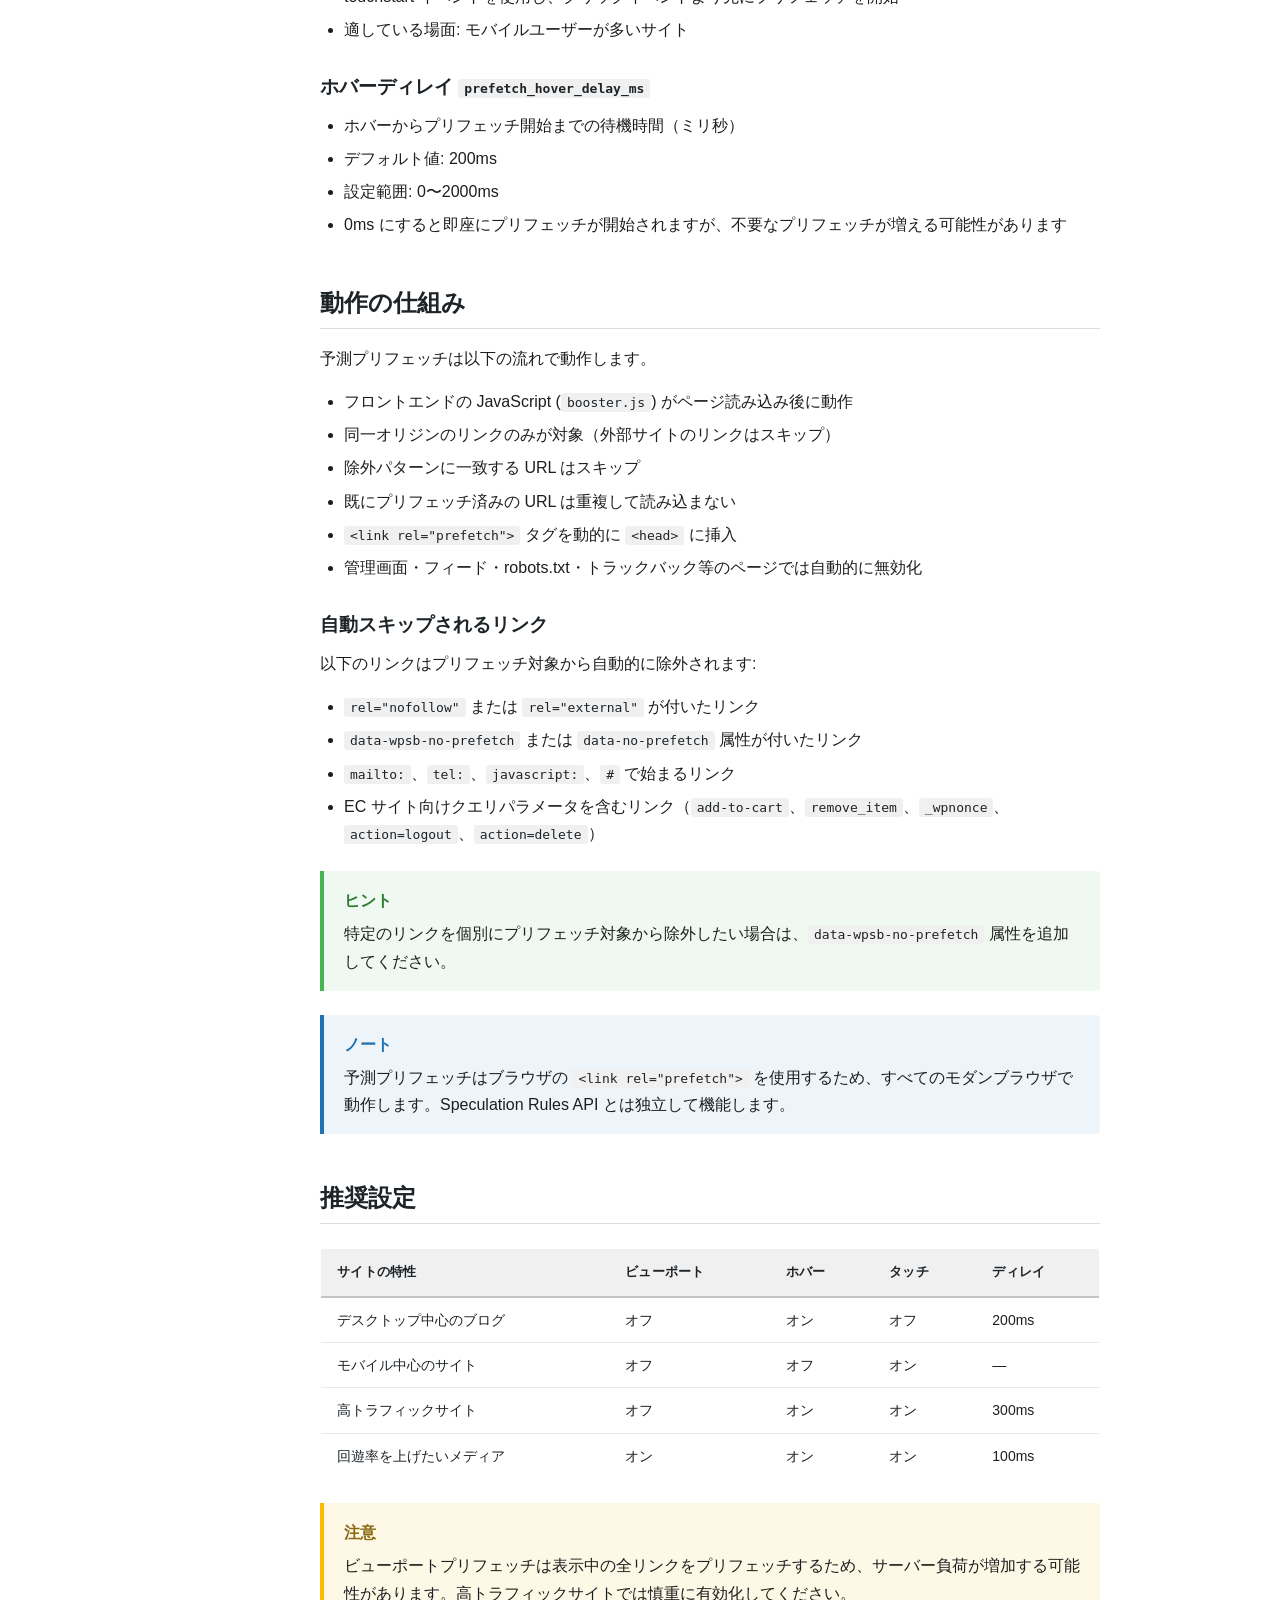
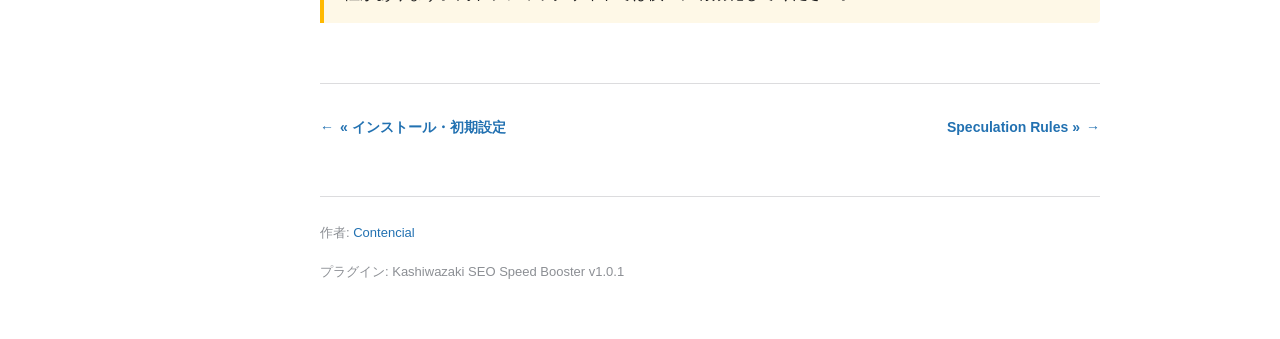
<file: docs/prefetch.html>
<!DOCTYPE html>
<html lang="ja">
<head>
    <meta charset="UTF-8">
    <meta name="viewport" content="width=device-width, initial-scale=1.0">
    <title>予測プリフェッチ - Kashiwazaki SEO Speed Booster マニュアル</title>
    <link rel="stylesheet" href="css/style.css">
</head>
<body>

<!-- Hamburger -->
<button class="hamburger-btn" aria-label="メニューを開く" aria-expanded="false">&#9776;</button>

<!-- Sidebar -->
<nav class="sidebar">
    <div class="sidebar-header">
        <h2 style="color:#fff;">Speed Booster</h2>
        <span class="version">v1.0.1</span>
        <img src="images/main-visual.png" alt="" style="width:100%;border-radius:4px;margin-top:8px;">
    </div>
    <ul>
        <li><a href="index.html">概要</a></li>
        <li><a href="setup.html">インストール・初期設定</a></li>
        <li class="section-label">機能</li>
        <li class="active"><a href="prefetch.html">予測プリフェッチ</a></li>
        <li><a href="speculation.html">Speculation Rules</a></li>
        <li><a href="smart-ux.html">Smart UX スピナー</a></li>
        <li><a href="image-optimization.html">画像最適化</a></li>
        <li class="section-label">管理</li>
        <li><a href="dashboard.html">計測ダッシュボード</a></li>
        <li><a href="exclusions.html">除外 URL パターン</a></li>
        <li class="section-label">サポート</li>
        <li><a href="troubleshooting.html">トラブルシューティング</a></li>
    </ul>
</nav>

<!-- Main Content -->
<main class="content">

    <h1>予測プリフェッチ</h1>

    <p class="lead">ユーザーの行動を予測してリンク先のページを事前に読み込むことで、ページ遷移を高速化します。</p>

    <!-- 予測プリフェッチとは -->
    <h2>予測プリフェッチとは</h2>

    <p>予測プリフェッチは、ユーザーがリンクをクリックする前にリンク先のリソースをバックグラウンドで読み込む技術です。ブラウザの <code>&lt;link rel="prefetch"&gt;</code> を使用して、次に訪問する可能性の高いページを先読みします。これにより、実際にリンクをクリックした時にページがほぼ瞬時に表示されます。</p>

    <!-- 設定画面 -->
    <h2>設定画面</h2>

    <figure class="screenshot">
        <img src="images/screenshots/02-prefetch-tab.png" alt="予測プリフェッチ設定タブ" class="lightbox-trigger">
        <figcaption>予測プリフェッチ設定タブ</figcaption>
    </figure>

    <!-- 設定項目の詳細 -->
    <h2>設定項目の詳細</h2>

    <h3>ビューポートプリフェッチ <code>prefetch_viewport</code></h3>

    <ul>
        <li>画面に表示されているリンクを自動的にプリフェッチします</li>
        <li>IntersectionObserver API を使用してビューポート内のリンクを検出</li>
        <li>ユーザーがスクロールして見えるリンクが自動的にプリフェッチ対象になります</li>
        <li>適している場面: 記事一覧ページやナビゲーションが多いサイト</li>
    </ul>

    <h3>ホバープリフェッチ <code>prefetch_hover</code></h3>

    <ul>
        <li>マウスカーソルがリンクの上に乗った時にプリフェッチを開始</li>
        <li>ホバーディレイ（ミリ秒）で開始までの待機時間を設定可能（デフォルト: 200ms、範囲: 0〜2000ms）</li>
        <li>意図しないプリフェッチを防ぐため、短すぎるディレイは避けることを推奨</li>
        <li>適している場面: デスクトップユーザーが多いサイト</li>
    </ul>

    <h3>タッチプリフェッチ <code>prefetch_touch</code></h3>

    <ul>
        <li>モバイルデバイスでリンクをタッチした瞬間にプリフェッチを開始</li>
        <li>touchstart イベントを使用し、クリックイベントより先にプリフェッチを開始</li>
        <li>適している場面: モバイルユーザーが多いサイト</li>
    </ul>

    <h3>ホバーディレイ <code>prefetch_hover_delay_ms</code></h3>

    <ul>
        <li>ホバーからプリフェッチ開始までの待機時間（ミリ秒）</li>
        <li>デフォルト値: 200ms</li>
        <li>設定範囲: 0〜2000ms</li>
        <li>0ms にすると即座にプリフェッチが開始されますが、不要なプリフェッチが増える可能性があります</li>
    </ul>

    <!-- 動作の仕組み -->
    <h2>動作の仕組み</h2>

    <p>予測プリフェッチは以下の流れで動作します。</p>

    <ul>
        <li>フロントエンドの JavaScript (<code>booster.js</code>) がページ読み込み後に動作</li>
        <li>同一オリジンのリンクのみが対象（外部サイトのリンクはスキップ）</li>
        <li>除外パターンに一致する URL はスキップ</li>
        <li>既にプリフェッチ済みの URL は重複して読み込まない</li>
        <li><code>&lt;link rel="prefetch"&gt;</code> タグを動的に <code>&lt;head&gt;</code> に挿入</li>
        <li>管理画面・フィード・robots.txt・トラックバック等のページでは自動的に無効化</li>
    </ul>

    <h3>自動スキップされるリンク</h3>
    <p>以下のリンクはプリフェッチ対象から自動的に除外されます:</p>
    <ul>
        <li><code>rel="nofollow"</code> または <code>rel="external"</code> が付いたリンク</li>
        <li><code>data-wpsb-no-prefetch</code> または <code>data-no-prefetch</code> 属性が付いたリンク</li>
        <li><code>mailto:</code>、<code>tel:</code>、<code>javascript:</code>、<code>#</code> で始まるリンク</li>
        <li>EC サイト向けクエリパラメータを含むリンク（<code>add-to-cart</code>、<code>remove_item</code>、<code>_wpnonce</code>、<code>action=logout</code>、<code>action=delete</code>）</li>
    </ul>

    <div class="callout callout-tip">
        <p class="callout-title">ヒント</p>
        <p>特定のリンクを個別にプリフェッチ対象から除外したい場合は、<code>data-wpsb-no-prefetch</code> 属性を追加してください。</p>
    </div>

    <div class="callout callout-note">
        <p class="callout-title">ノート</p>
        <p>予測プリフェッチはブラウザの <code>&lt;link rel="prefetch"&gt;</code> を使用するため、すべてのモダンブラウザで動作します。Speculation Rules API とは独立して機能します。</p>
    </div>

    <!-- 推奨設定 -->
    <h2>推奨設定</h2>

    <table >
        <thead>
            <tr>
                <th>サイトの特性</th>
                <th>ビューポート</th>
                <th>ホバー</th>
                <th>タッチ</th>
                <th>ディレイ</th>
            </tr>
        </thead>
        <tbody>
            <tr>
                <td>デスクトップ中心のブログ</td>
                <td>オフ</td>
                <td>オン</td>
                <td>オフ</td>
                <td>200ms</td>
            </tr>
            <tr>
                <td>モバイル中心のサイト</td>
                <td>オフ</td>
                <td>オフ</td>
                <td>オン</td>
                <td>—</td>
            </tr>
            <tr>
                <td>高トラフィックサイト</td>
                <td>オフ</td>
                <td>オン</td>
                <td>オン</td>
                <td>300ms</td>
            </tr>
            <tr>
                <td>回遊率を上げたいメディア</td>
                <td>オン</td>
                <td>オン</td>
                <td>オン</td>
                <td>100ms</td>
            </tr>
        </tbody>
    </table>

    <div class="callout callout-warning">
        <p class="callout-title">注意</p>
        <p>ビューポートプリフェッチは表示中の全リンクをプリフェッチするため、サーバー負荷が増加する可能性があります。高トラフィックサイトでは慎重に有効化してください。</p>
    </div>

    <!-- Page Navigation -->
    <nav class="page-nav">
        <a href="setup.html" class="prev">&laquo; インストール・初期設定</a>
        <a href="speculation.html" class="next">Speculation Rules &raquo;</a>
    </nav>

    <!-- Footer -->
    <footer class="manual-footer">
        <p>作者: <a href="https://contencial.co.jp/" target="_blank" rel="noopener">Contencial</a></p>
        <p>プラグイン: Kashiwazaki SEO Speed Booster v1.0.1</p>
    </footer>

</main>
</file>
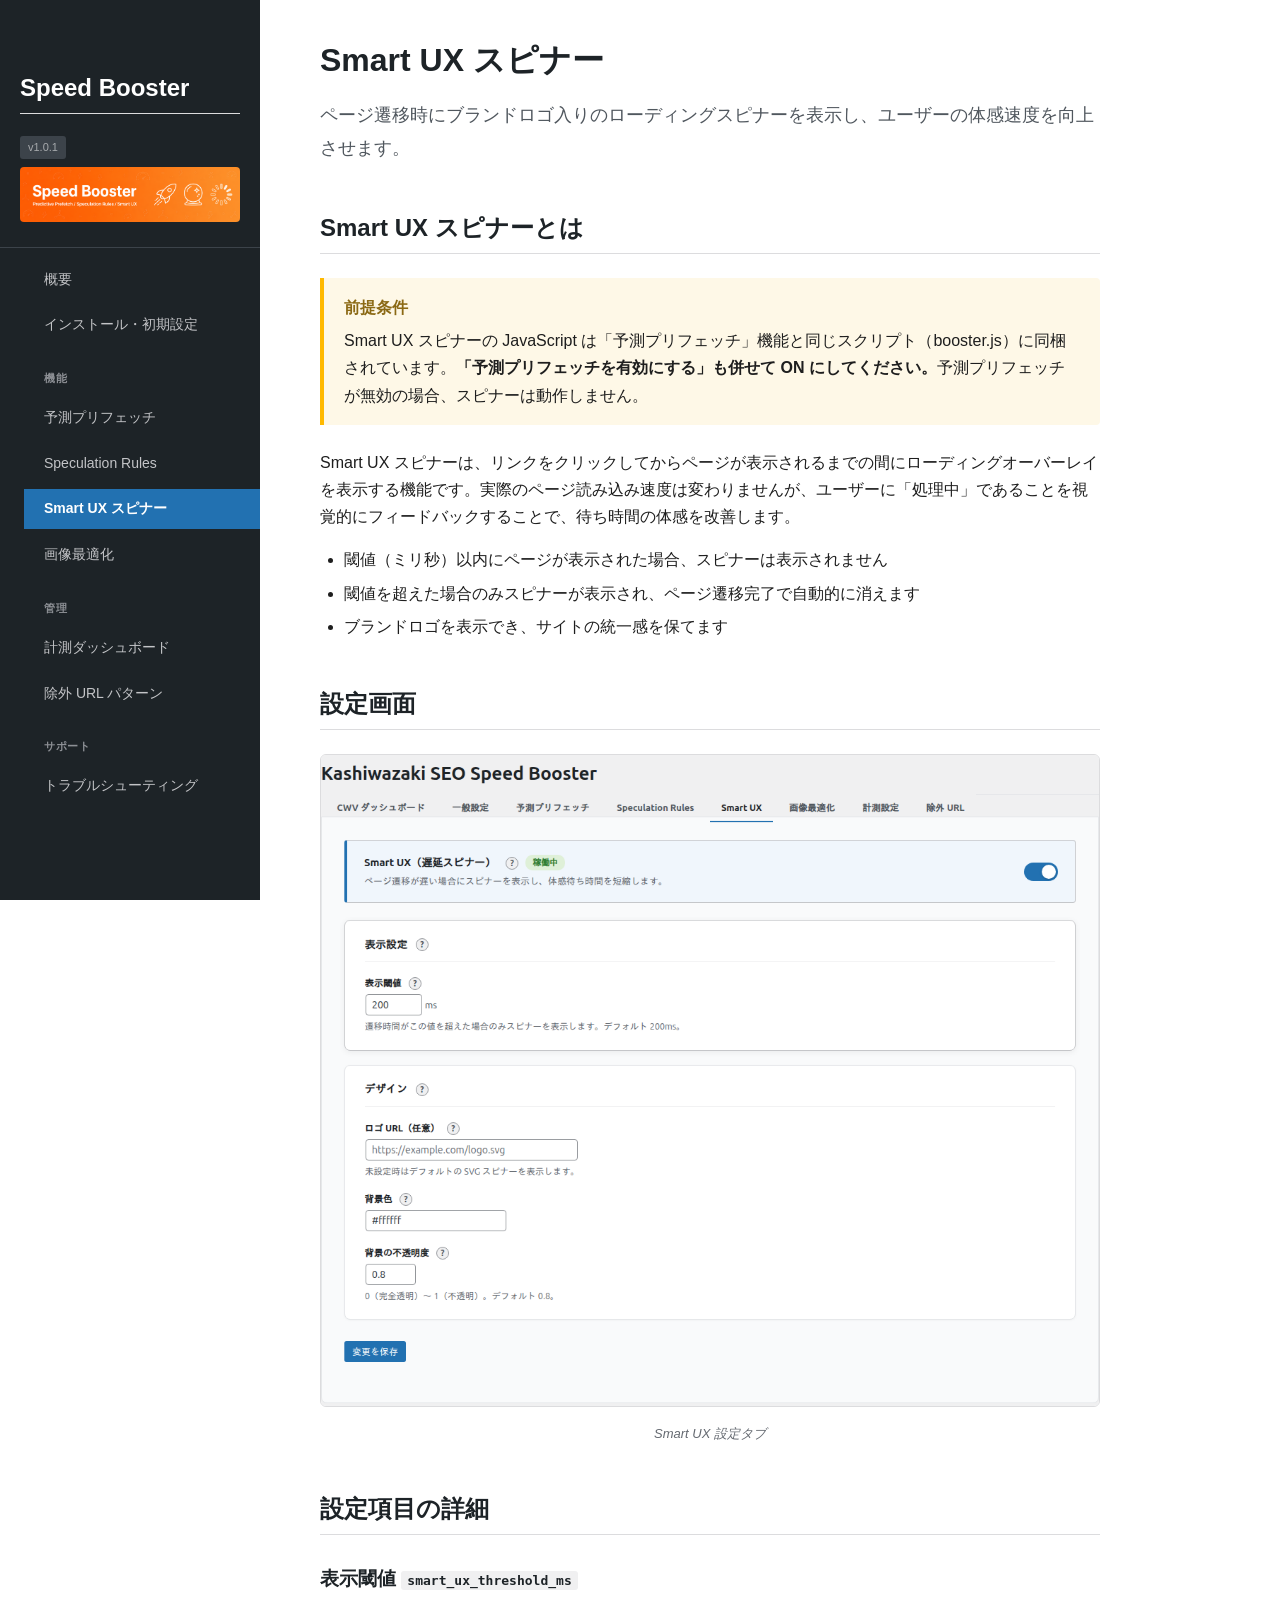
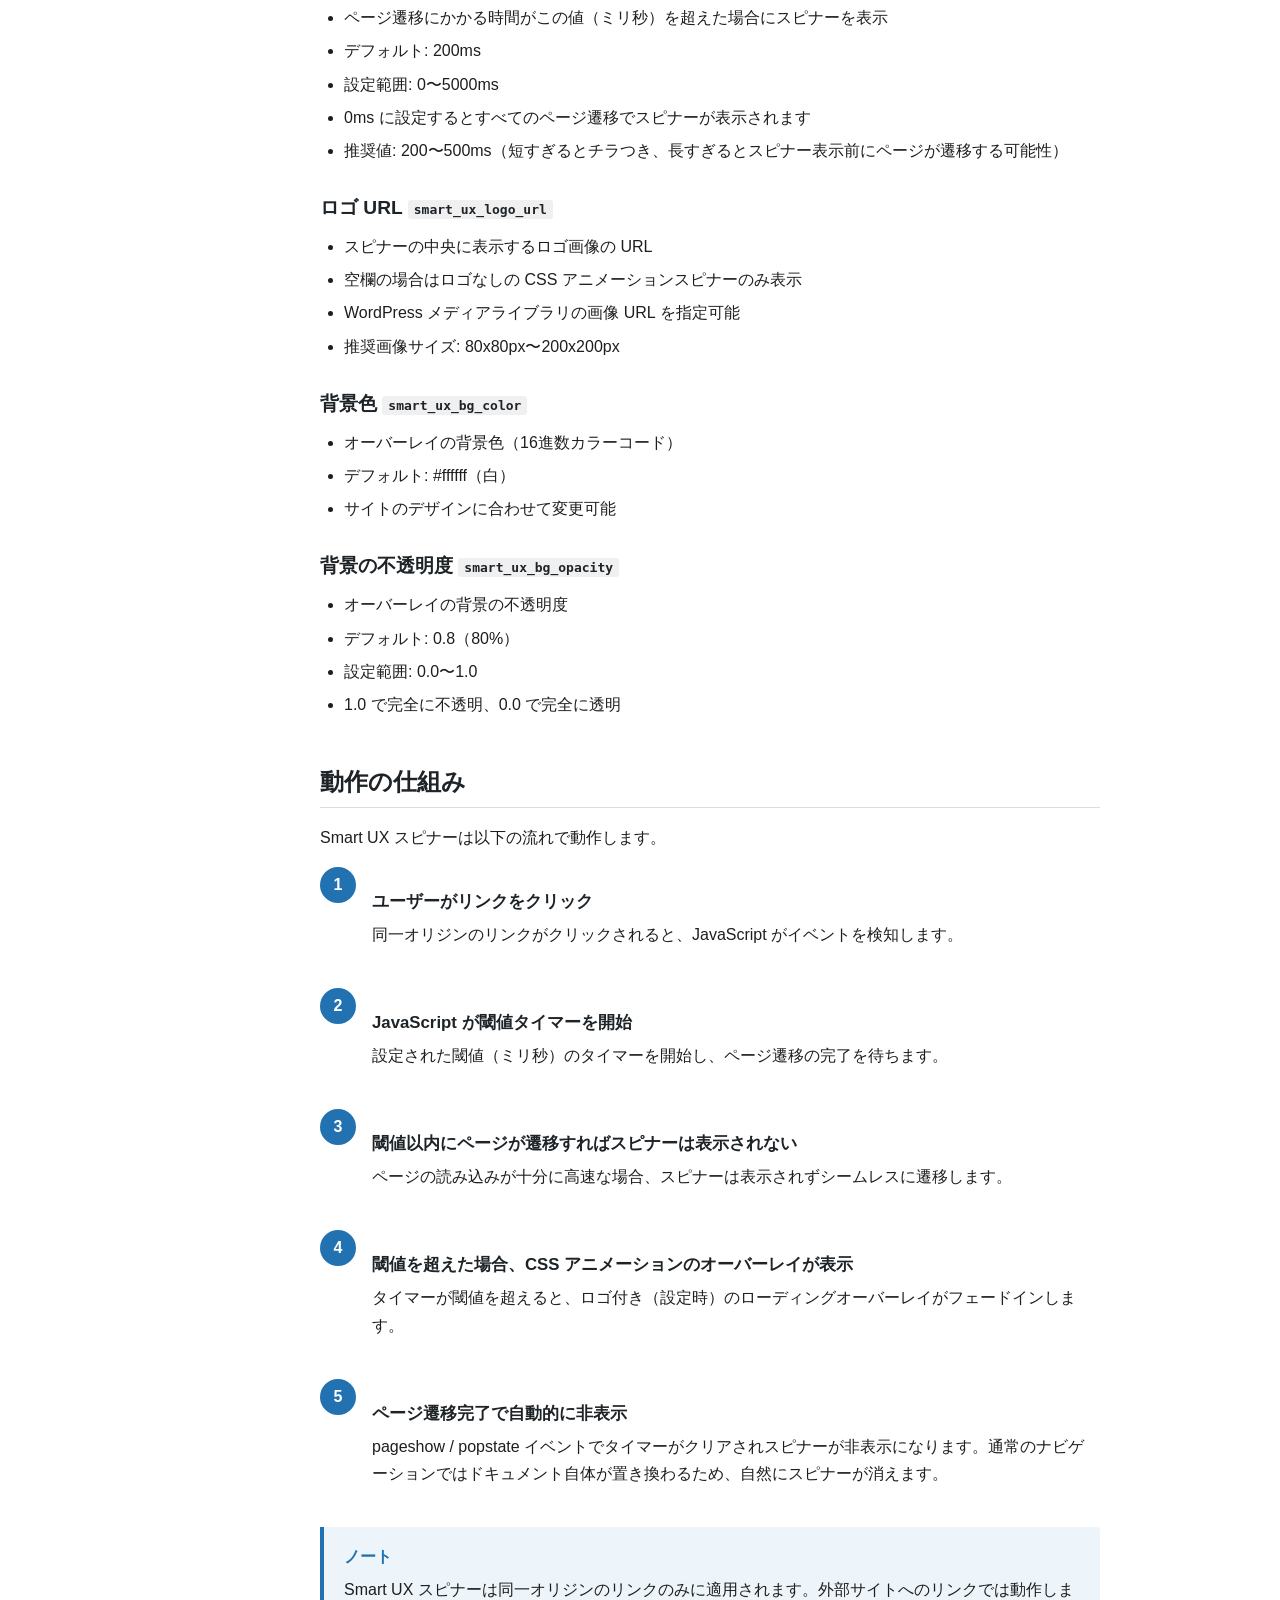
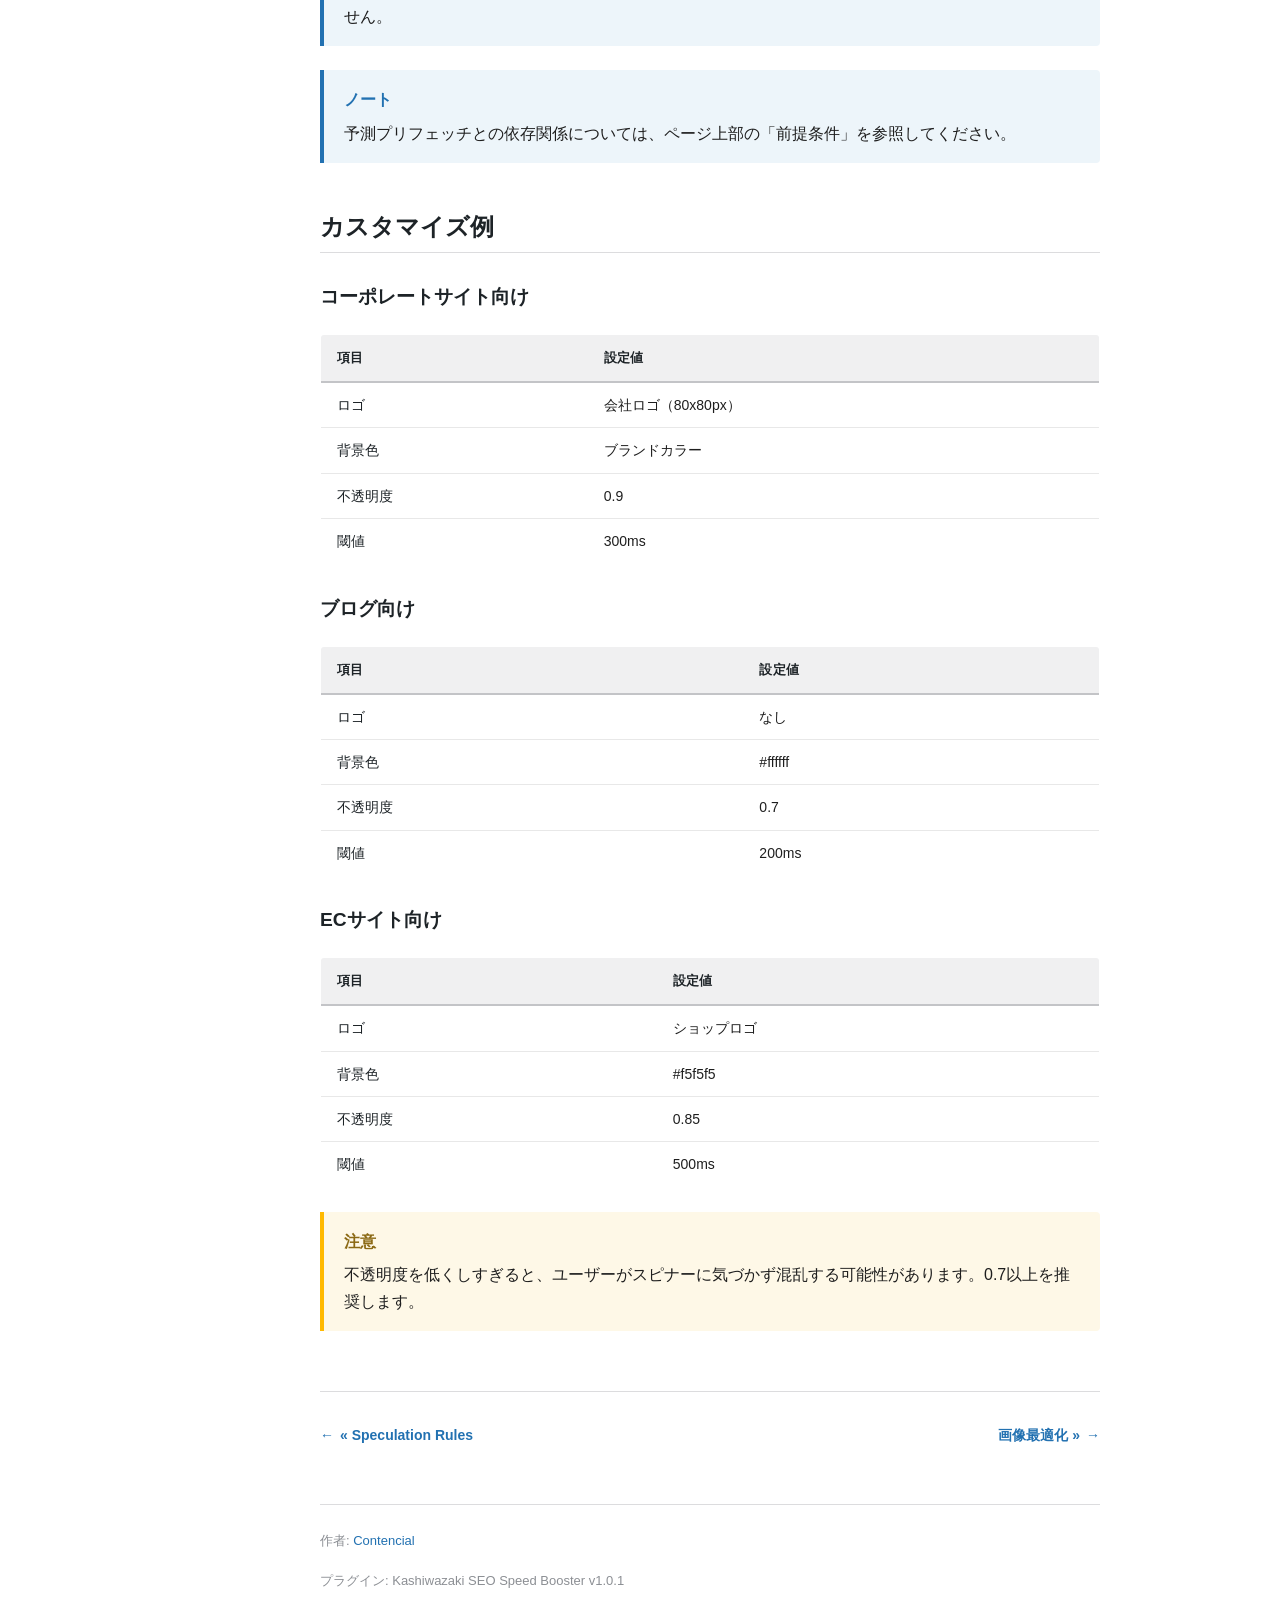
<file: docs/smart-ux.html>
<!DOCTYPE html>
<html lang="ja">
<head>
    <meta charset="UTF-8">
    <meta name="viewport" content="width=device-width, initial-scale=1.0">
    <title>Smart UX スピナー - Kashiwazaki SEO Speed Booster マニュアル</title>
    <link rel="stylesheet" href="css/style.css">
</head>
<body>

<!-- Hamburger -->
<button class="hamburger-btn" aria-label="メニューを開く" aria-expanded="false">&#9776;</button>

<!-- Sidebar -->
<nav class="sidebar">
    <div class="sidebar-header">
        <h2 style="color:#fff;">Speed Booster</h2>
        <span class="version">v1.0.1</span>
        <img src="images/main-visual.png" alt="" style="width:100%;border-radius:4px;margin-top:8px;">
    </div>
    <ul>
        <li><a href="index.html">概要</a></li>
        <li><a href="setup.html">インストール・初期設定</a></li>
        <li class="section-label">機能</li>
        <li><a href="prefetch.html">予測プリフェッチ</a></li>
        <li><a href="speculation.html">Speculation Rules</a></li>
        <li class="active"><a href="smart-ux.html">Smart UX スピナー</a></li>
        <li><a href="image-optimization.html">画像最適化</a></li>
        <li class="section-label">管理</li>
        <li><a href="dashboard.html">計測ダッシュボード</a></li>
        <li><a href="exclusions.html">除外 URL パターン</a></li>
        <li class="section-label">サポート</li>
        <li><a href="troubleshooting.html">トラブルシューティング</a></li>
    </ul>
</nav>

<!-- Main Content -->
<main class="content">

    <h1>Smart UX スピナー</h1>

    <p class="lead">ページ遷移時にブランドロゴ入りのローディングスピナーを表示し、ユーザーの体感速度を向上させます。</p>

    <!-- Smart UX スピナーとは -->
    <h2>Smart UX スピナーとは</h2>

    <div class="callout callout-warning">
        <p class="callout-title">前提条件</p>
        <p>Smart UX スピナーの JavaScript は「予測プリフェッチ」機能と同じスクリプト（booster.js）に同梱されています。<strong>「予測プリフェッチを有効にする」も併せて ON にしてください。</strong>予測プリフェッチが無効の場合、スピナーは動作しません。</p>
    </div>

    <p>Smart UX スピナーは、リンクをクリックしてからページが表示されるまでの間にローディングオーバーレイを表示する機能です。実際のページ読み込み速度は変わりませんが、ユーザーに「処理中」であることを視覚的にフィードバックすることで、待ち時間の体感を改善します。</p>

    <ul>
        <li>閾値（ミリ秒）以内にページが表示された場合、スピナーは表示されません</li>
        <li>閾値を超えた場合のみスピナーが表示され、ページ遷移完了で自動的に消えます</li>
        <li>ブランドロゴを表示でき、サイトの統一感を保てます</li>
    </ul>

    <!-- 設定画面 -->
    <h2>設定画面</h2>

    <figure class="screenshot">
        <img src="images/screenshots/04-smart-ux-tab.png" alt="Smart UX 設定タブ" class="lightbox-trigger">
        <figcaption>Smart UX 設定タブ</figcaption>
    </figure>

    <!-- 設定項目の詳細 -->
    <h2>設定項目の詳細</h2>

    <h3>表示閾値 <code>smart_ux_threshold_ms</code></h3>

    <ul>
        <li>ページ遷移にかかる時間がこの値（ミリ秒）を超えた場合にスピナーを表示</li>
        <li>デフォルト: 200ms</li>
        <li>設定範囲: 0〜5000ms</li>
        <li>0ms に設定するとすべてのページ遷移でスピナーが表示されます</li>
        <li>推奨値: 200〜500ms（短すぎるとチラつき、長すぎるとスピナー表示前にページが遷移する可能性）</li>
    </ul>

    <h3>ロゴ URL <code>smart_ux_logo_url</code></h3>

    <ul>
        <li>スピナーの中央に表示するロゴ画像の URL</li>
        <li>空欄の場合はロゴなしの CSS アニメーションスピナーのみ表示</li>
        <li>WordPress メディアライブラリの画像 URL を指定可能</li>
        <li>推奨画像サイズ: 80x80px〜200x200px</li>
    </ul>

    <h3>背景色 <code>smart_ux_bg_color</code></h3>

    <ul>
        <li>オーバーレイの背景色（16進数カラーコード）</li>
        <li>デフォルト: #ffffff（白）</li>
        <li>サイトのデザインに合わせて変更可能</li>
    </ul>

    <h3>背景の不透明度 <code>smart_ux_bg_opacity</code></h3>

    <ul>
        <li>オーバーレイの背景の不透明度</li>
        <li>デフォルト: 0.8（80%）</li>
        <li>設定範囲: 0.0〜1.0</li>
        <li>1.0 で完全に不透明、0.0 で完全に透明</li>
    </ul>

    <!-- 動作の仕組み -->
    <h2>動作の仕組み</h2>

    <p>Smart UX スピナーは以下の流れで動作します。</p>

    <div class="step">
        <span class="step-number">1</span>
        <div class="step-body">
            <h4>ユーザーがリンクをクリック</h4>
            <p>同一オリジンのリンクがクリックされると、JavaScript がイベントを検知します。</p>
        </div>
    </div>

    <div class="step">
        <span class="step-number">2</span>
        <div class="step-body">
            <h4>JavaScript が閾値タイマーを開始</h4>
            <p>設定された閾値（ミリ秒）のタイマーを開始し、ページ遷移の完了を待ちます。</p>
        </div>
    </div>

    <div class="step">
        <span class="step-number">3</span>
        <div class="step-body">
            <h4>閾値以内にページが遷移すればスピナーは表示されない</h4>
            <p>ページの読み込みが十分に高速な場合、スピナーは表示されずシームレスに遷移します。</p>
        </div>
    </div>

    <div class="step">
        <span class="step-number">4</span>
        <div class="step-body">
            <h4>閾値を超えた場合、CSS アニメーションのオーバーレイが表示</h4>
            <p>タイマーが閾値を超えると、ロゴ付き（設定時）のローディングオーバーレイがフェードインします。</p>
        </div>
    </div>

    <div class="step">
        <span class="step-number">5</span>
        <div class="step-body">
            <h4>ページ遷移完了で自動的に非表示</h4>
            <p>pageshow / popstate イベントでタイマーがクリアされスピナーが非表示になります。通常のナビゲーションではドキュメント自体が置き換わるため、自然にスピナーが消えます。</p>
        </div>
    </div>

    <div class="callout callout-note">
        <p class="callout-title">ノート</p>
        <p>Smart UX スピナーは同一オリジンのリンクのみに適用されます。外部サイトへのリンクでは動作しません。</p>
    </div>

    <div class="callout callout-note">
        <p class="callout-title">ノート</p>
        <p>予測プリフェッチとの依存関係については、ページ上部の「前提条件」を参照してください。</p>
    </div>

    <!-- カスタマイズ例 -->
    <h2>カスタマイズ例</h2>

    <h3>コーポレートサイト向け</h3>

    <table >
        <thead>
            <tr>
                <th>項目</th>
                <th>設定値</th>
            </tr>
        </thead>
        <tbody>
            <tr>
                <td>ロゴ</td>
                <td>会社ロゴ（80x80px）</td>
            </tr>
            <tr>
                <td>背景色</td>
                <td>ブランドカラー</td>
            </tr>
            <tr>
                <td>不透明度</td>
                <td>0.9</td>
            </tr>
            <tr>
                <td>閾値</td>
                <td>300ms</td>
            </tr>
        </tbody>
    </table>

    <h3>ブログ向け</h3>

    <table >
        <thead>
            <tr>
                <th>項目</th>
                <th>設定値</th>
            </tr>
        </thead>
        <tbody>
            <tr>
                <td>ロゴ</td>
                <td>なし</td>
            </tr>
            <tr>
                <td>背景色</td>
                <td>#ffffff</td>
            </tr>
            <tr>
                <td>不透明度</td>
                <td>0.7</td>
            </tr>
            <tr>
                <td>閾値</td>
                <td>200ms</td>
            </tr>
        </tbody>
    </table>

    <h3>ECサイト向け</h3>

    <table >
        <thead>
            <tr>
                <th>項目</th>
                <th>設定値</th>
            </tr>
        </thead>
        <tbody>
            <tr>
                <td>ロゴ</td>
                <td>ショップロゴ</td>
            </tr>
            <tr>
                <td>背景色</td>
                <td>#f5f5f5</td>
            </tr>
            <tr>
                <td>不透明度</td>
                <td>0.85</td>
            </tr>
            <tr>
                <td>閾値</td>
                <td>500ms</td>
            </tr>
        </tbody>
    </table>

    <div class="callout callout-warning">
        <p class="callout-title">注意</p>
        <p>不透明度を低くしすぎると、ユーザーがスピナーに気づかず混乱する可能性があります。0.7以上を推奨します。</p>
    </div>

    <!-- Page Navigation -->
    <nav class="page-nav">
        <a href="speculation.html" class="prev">&laquo; Speculation Rules</a>
        <a href="image-optimization.html" class="next">画像最適化 &raquo;</a>
    </nav>

    <!-- Footer -->
    <footer class="manual-footer">
        <p>作者: <a href="https://contencial.co.jp/" target="_blank" rel="noopener">Contencial</a></p>
        <p>プラグイン: Kashiwazaki SEO Speed Booster v1.0.1</p>
    </footer>

</main>
</file>
<file: docs/css/style.css>
/* ========================================
   WordPress Plugin Manual - Common Stylesheet
   ======================================== */

/* ========================================
   1. Base / Reset
   ======================================== */

*,
*::before,
*::after {
    margin: 0;
    padding: 0;
    box-sizing: border-box;
}

html {
    font-size: 16px;
    scroll-behavior: smooth;
}

body {
    font-family: -apple-system, BlinkMacSystemFont, "Segoe UI", Roboto, Oxygen,
        Ubuntu, Cantarell, "Fira Sans", "Droid Sans", "Helvetica Neue", Arial,
        sans-serif;
    color: #1e1e1e;
    background: #fff;
    line-height: 1.7;
}

img {
    max-width: 100%;
    height: auto;
}

a {
    color: #2271b1;
    text-decoration: none;
}

a:hover {
    color: #135e96;
    text-decoration: underline;
}

/* ========================================
   2. Sidebar
   ======================================== */

.sidebar {
    position: fixed;
    top: 0;
    left: 0;
    width: 260px;
    height: 100vh;
    background: #1d2327;
    color: #fff;
    overflow-y: auto;
    z-index: 100;
    padding-bottom: 40px;
}

.sidebar-header {
    padding: 24px 20px 16px;
    border-bottom: 1px solid #3c434a;
}

.sidebar-header h1 {
    font-size: 15px;
    font-weight: 600;
    line-height: 1.4;
    color: #fff;
}

.sidebar-header .version {
    display: inline-block;
    margin-top: 6px;
    font-size: 11px;
    color: #a7aaad;
    background: #3c434a;
    padding: 2px 8px;
    border-radius: 3px;
}

.sidebar ul {
    list-style: none;
    padding: 12px 0;
}

.sidebar ul li a {
    display: block;
    padding: 8px 20px;
    color: #c3c4c7;
    font-size: 14px;
    transition: background 0.15s, color 0.15s;
}

.sidebar ul li a:hover {
    background: #2c3338;
    color: #fff;
    text-decoration: none;
}

.sidebar ul li.active a {
    background: #2271b1;
    color: #fff;
    font-weight: 600;
}

.sidebar ul li.section-label {
    padding: 18px 20px 4px;
    font-size: 11px;
    font-weight: 700;
    text-transform: uppercase;
    letter-spacing: 0.06em;
    color: #8c8f94;
}

/* ========================================
   3. Main Content
   ======================================== */

.content {
    margin-left: 260px;
    max-width: 900px;
    padding: 40px 60px;
}

/* ========================================
   4. Typography
   ======================================== */

h1, h2, h3, h4, h5, h6 {
    color: #1d2327;
    font-weight: 600;
    line-height: 1.3;
}

h1 {
    font-size: 2rem;
    margin-bottom: 16px;
}

h2 {
    font-size: 1.5rem;
    margin-top: 48px;
    margin-bottom: 16px;
    padding-bottom: 10px;
    border-bottom: 1px solid #dcdcde;
}

h3 {
    font-size: 1.2rem;
    margin-top: 32px;
    margin-bottom: 12px;
}

h4 {
    font-size: 1.05rem;
    margin-top: 24px;
    margin-bottom: 8px;
}

p {
    margin-bottom: 16px;
}

.lead {
    font-size: 1.15rem;
    color: #50575e;
    line-height: 1.8;
    margin-bottom: 24px;
}

/* ========================================
   5. Steps
   ======================================== */

.step {
    display: flex;
    gap: 16px;
    margin-bottom: 24px;
    align-items: flex-start;
}

.step-number {
    flex-shrink: 0;
    width: 36px;
    height: 36px;
    background: #2271b1;
    color: #fff;
    border-radius: 50%;
    display: flex;
    align-items: center;
    justify-content: center;
    font-size: 16px;
    font-weight: 700;
    line-height: 1;
}

.step-content {
    flex: 1;
    padding-top: 4px;
}

.step-content p:last-child {
    margin-bottom: 0;
}

/* ========================================
   6. Callout Boxes
   ======================================== */

.callout {
    padding: 16px 20px;
    margin: 24px 0;
    border-left: 4px solid;
    border-radius: 0 4px 4px 0;
}

.callout-title {
    font-weight: 700;
    margin-bottom: 6px;
}

.callout p:last-child {
    margin-bottom: 0;
}

.callout-tip {
    border-left-color: #46b450;
    background: #f0f9f1;
}

.callout-tip .callout-title {
    color: #2e7d32;
}

.callout-warning {
    border-left-color: #ffb900;
    background: #fef8e7;
}

.callout-warning .callout-title {
    color: #8b6914;
}

.callout-note {
    border-left-color: #2271b1;
    background: #edf5fa;
}

.callout-note .callout-title {
    color: #2271b1;
}

/* ========================================
   7. Screenshots
   ======================================== */

.screenshot {
    margin: 24px 0;
    text-align: center;
}

.screenshot img {
    max-width: 100%;
    border: 1px solid #dcdcde;
    border-radius: 6px;
    cursor: zoom-in;
}

.screenshot figcaption,
.screenshot .caption {
    font-size: 13px;
    color: #646970;
    margin-top: 8px;
    font-style: italic;
}

/* ========================================
   8. Infographic Images
   ======================================== */

.infographic {
    margin: 32px 0;
    text-align: center;
}

.infographic img {
    max-width: 100%;
    display: inline-block;
}

.infographic figcaption,
.infographic .caption {
    font-size: 13px;
    color: #646970;
    margin-top: 8px;
}

/* ========================================
   9. Feature Cards
   ======================================== */

.feature-cards {
    display: grid;
    grid-template-columns: repeat(3, 1fr);
    gap: 20px;
    margin: 24px 0;
}

.feature-card {
    background: #f6f7f7;
    border-radius: 6px;
    padding: 24px 20px;
    text-align: center;
}

.feature-card h4 {
    margin-top: 0;
    margin-bottom: 8px;
}

.feature-card p {
    font-size: 14px;
    color: #50575e;
    margin-bottom: 0;
}

.feature-card .icon {
    font-size: 28px;
    margin-bottom: 12px;
    display: block;
}

/* ========================================
   10. Tables (widefat style)
   ======================================== */

table,
table.widefat {
    width: 100%;
    border-collapse: collapse;
    margin: 24px 0;
    font-size: 14px;
    border: 1px solid #dcdcde;
    border-radius: 4px;
    overflow: hidden;
}

table thead th,
table.widefat thead th {
    background: #f0f0f1;
    text-align: left;
    padding: 12px 16px;
    font-weight: 600;
    font-size: 13px;
    color: #1d2327;
    border-bottom: 2px solid #c3c4c7;
    letter-spacing: 0.02em;
}

table tbody td,
table.widefat tbody td {
    padding: 11px 16px;
    border-bottom: 1px solid #e8e8e8;
    vertical-align: top;
    line-height: 1.6;
}

table tbody tr:hover,
table.widefat tbody tr:hover {
    background: #f6f7f7;
}

table tbody tr:last-child td,
table.widefat tbody tr:last-child td {
    border-bottom: none;
}

table tbody td:first-child {
    font-weight: 500;
    color: #1d2327;
}

/* ========================================
   11. HTTP Status Color Coding
   ======================================== */

.http-2xx {
    color: #00a32a;
    font-weight: 600;
}

.http-3xx {
    color: #2271b1;
    font-weight: 600;
}

.http-4xx {
    color: #dba617;
    font-weight: 600;
}

.http-5xx {
    color: #d63638;
    font-weight: 600;
}

/* ========================================
   12. Status Badges
   ======================================== */

.status-badge {
    display: inline-block;
    padding: 2px 10px;
    border-radius: 12px;
    font-size: 12px;
    font-weight: 600;
    line-height: 1.6;
    white-space: nowrap;
}

.status-ok {
    background: #edfaef;
    color: #00a32a;
}

.status-warning {
    background: #fef8e7;
    color: #996800;
}

.status-error {
    background: #fcf0f1;
    color: #d63638;
}

/* ========================================
   13. Lightbox Overlay
   ======================================== */

.lightbox {
    display: none;
    position: fixed;
    inset: 0;
    z-index: 9999;
    background: rgba(0, 0, 0, 0.85);
    align-items: center;
    justify-content: center;
    cursor: zoom-out;
}

.lightbox.active {
    display: flex;
}

.lightbox img {
    max-width: 90vw;
    max-height: 90vh;
    border-radius: 4px;
    box-shadow: 0 4px 30px rgba(0, 0, 0, 0.4);
}

.lightbox-close {
    position: absolute;
    top: 20px;
    right: 28px;
    background: none;
    border: none;
    color: #fff;
    font-size: 36px;
    cursor: pointer;
    line-height: 1;
    opacity: 0.8;
    transition: opacity 0.15s;
}

.lightbox-close:hover {
    opacity: 1;
}

/* ========================================
   14. Page Navigation
   ======================================== */

.page-nav {
    display: flex;
    justify-content: space-between;
    margin-top: 60px;
    padding-top: 24px;
    border-top: 1px solid #dcdcde;
}

.page-nav a {
    display: inline-flex;
    align-items: center;
    gap: 6px;
    font-size: 14px;
    font-weight: 600;
    color: #2271b1;
    padding: 8px 0;
}

.page-nav a:hover {
    color: #135e96;
    text-decoration: none;
}

.page-nav .prev::before {
    content: "\2190";
}

.page-nav .next::after {
    content: "\2192";
}

/* ========================================
   15. Manual Footer
   ======================================== */

.manual-footer {
    margin-top: 48px;
    padding: 24px 0 0;
    border-top: 1px solid #dcdcde;
    font-size: 13px;
    color: #8c8f94;
    line-height: 1.8;
}

.manual-footer a {
    color: #2271b1;
}

.manual-footer a:hover {
    color: #135e96;
}

/* ========================================
   16. Code Blocks
   ======================================== */

code {
    background: #f0f0f1;
    padding: 2px 6px;
    border-radius: 3px;
    font-size: 13px;
    font-family: Menlo, Consolas, "DejaVu Sans Mono", monospace;
    color: #1d2327;
}

pre {
    background: #2c3338;
    color: #e4e6e8;
    padding: 20px 24px;
    border-radius: 6px;
    overflow-x: auto;
    margin: 24px 0;
    font-size: 13px;
    line-height: 1.6;
}

pre code {
    background: none;
    padding: 0;
    border-radius: 0;
    color: inherit;
    font-size: inherit;
}

/* ========================================
   17. Lists
   ======================================== */

ul, ol {
    margin: 0 0 16px 24px;
}

li {
    margin-bottom: 6px;
}

/* ========================================
   18. Hamburger Menu Button
   ======================================== */

.hamburger-btn {
    display: none;
    position: fixed;
    top: 12px;
    left: 12px;
    z-index: 200;
    background: #1d2327;
    border: none;
    color: #fff;
    width: 40px;
    height: 40px;
    border-radius: 4px;
    cursor: pointer;
    font-size: 22px;
    align-items: center;
    justify-content: center;
    line-height: 1;
}

/* ========================================
   19. Responsive (max-width: 768px)
   ======================================== */

@media (max-width: 768px) {
    .sidebar {
        transform: translateX(-100%);
        transition: transform 0.25s ease;
    }

    .sidebar.open {
        transform: translateX(0);
    }

    .content {
        margin-left: 0;
        padding: 60px 20px 40px;
    }

    .hamburger-btn {
        display: flex;
    }

    .feature-cards {
        grid-template-columns: 1fr;
    }

    .page-nav {
        flex-direction: column;
        gap: 12px;
    }

    table.widefat {
        font-size: 13px;
    }

    table.widefat thead th,
    table.widefat tbody td {
        padding: 8px 10px;
    }

    h1 {
        font-size: 1.6rem;
    }

    h2 {
        font-size: 1.3rem;
    }
}
</file>
